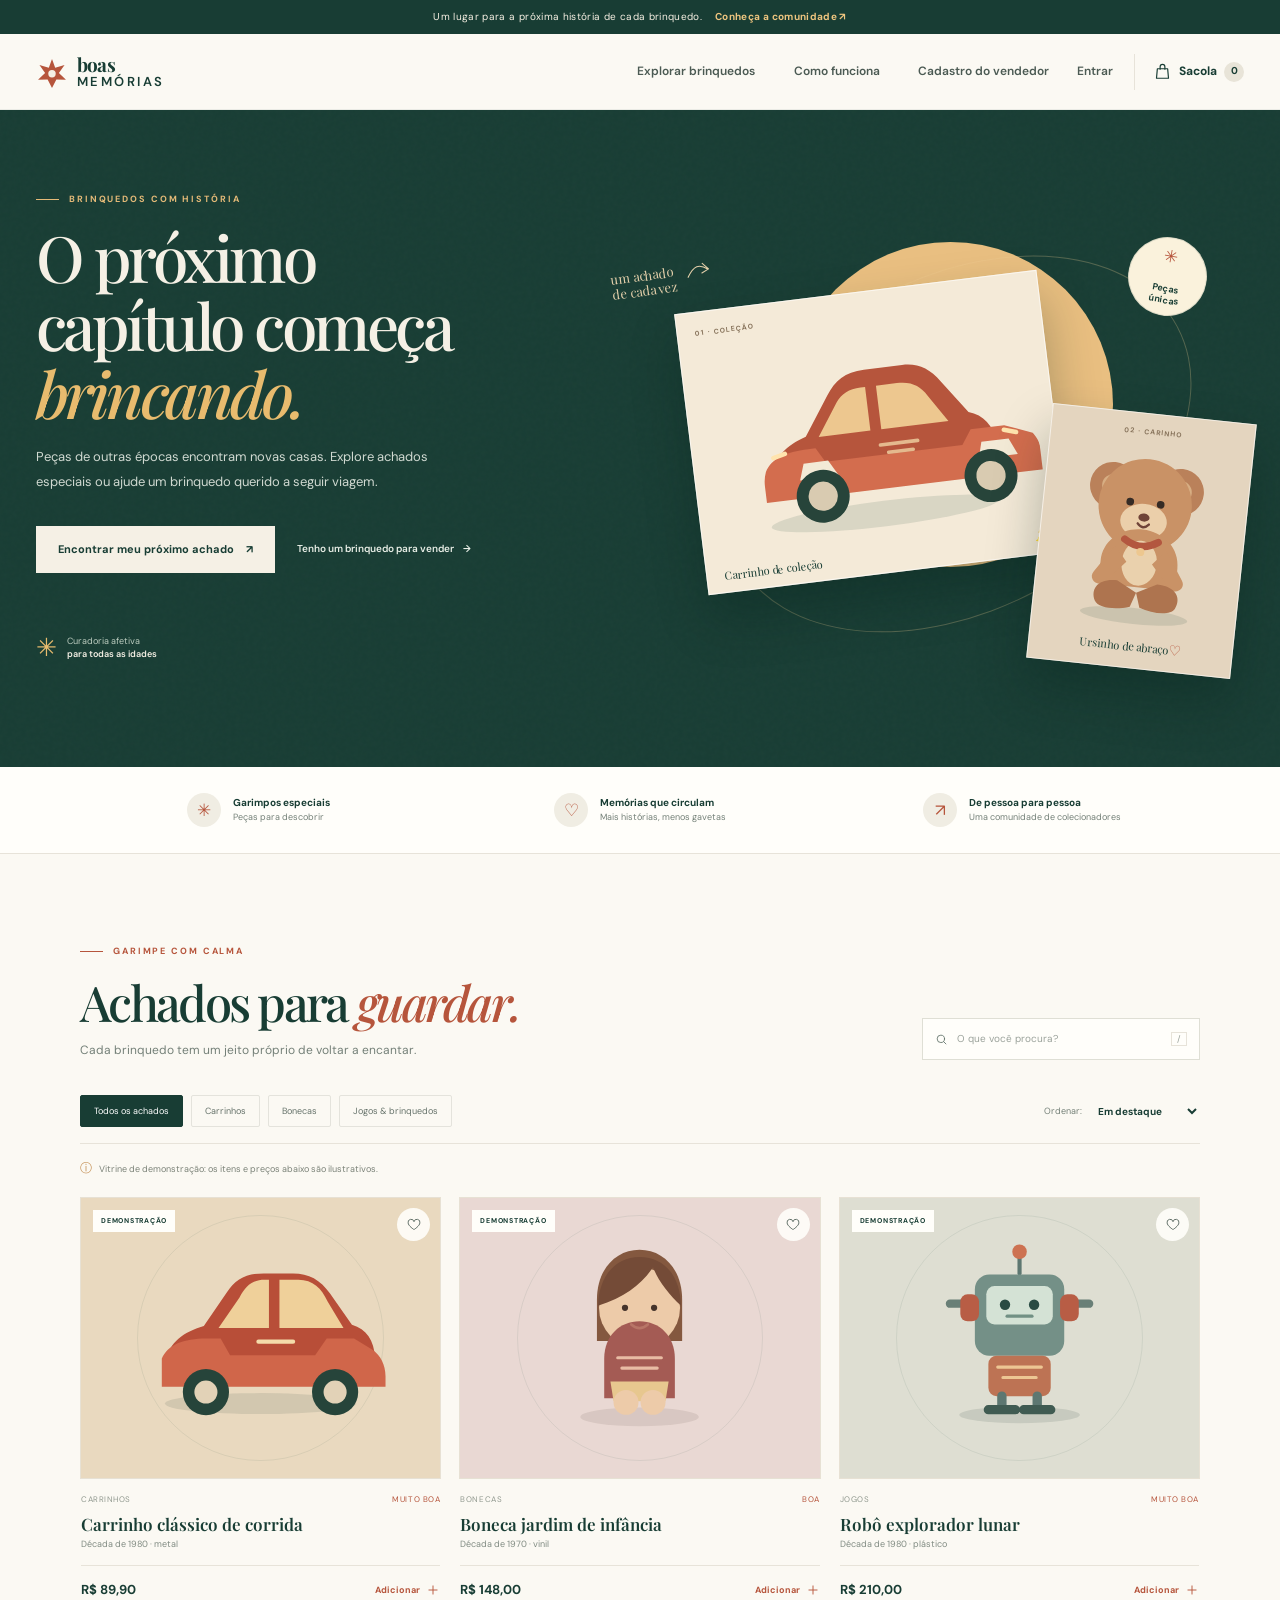
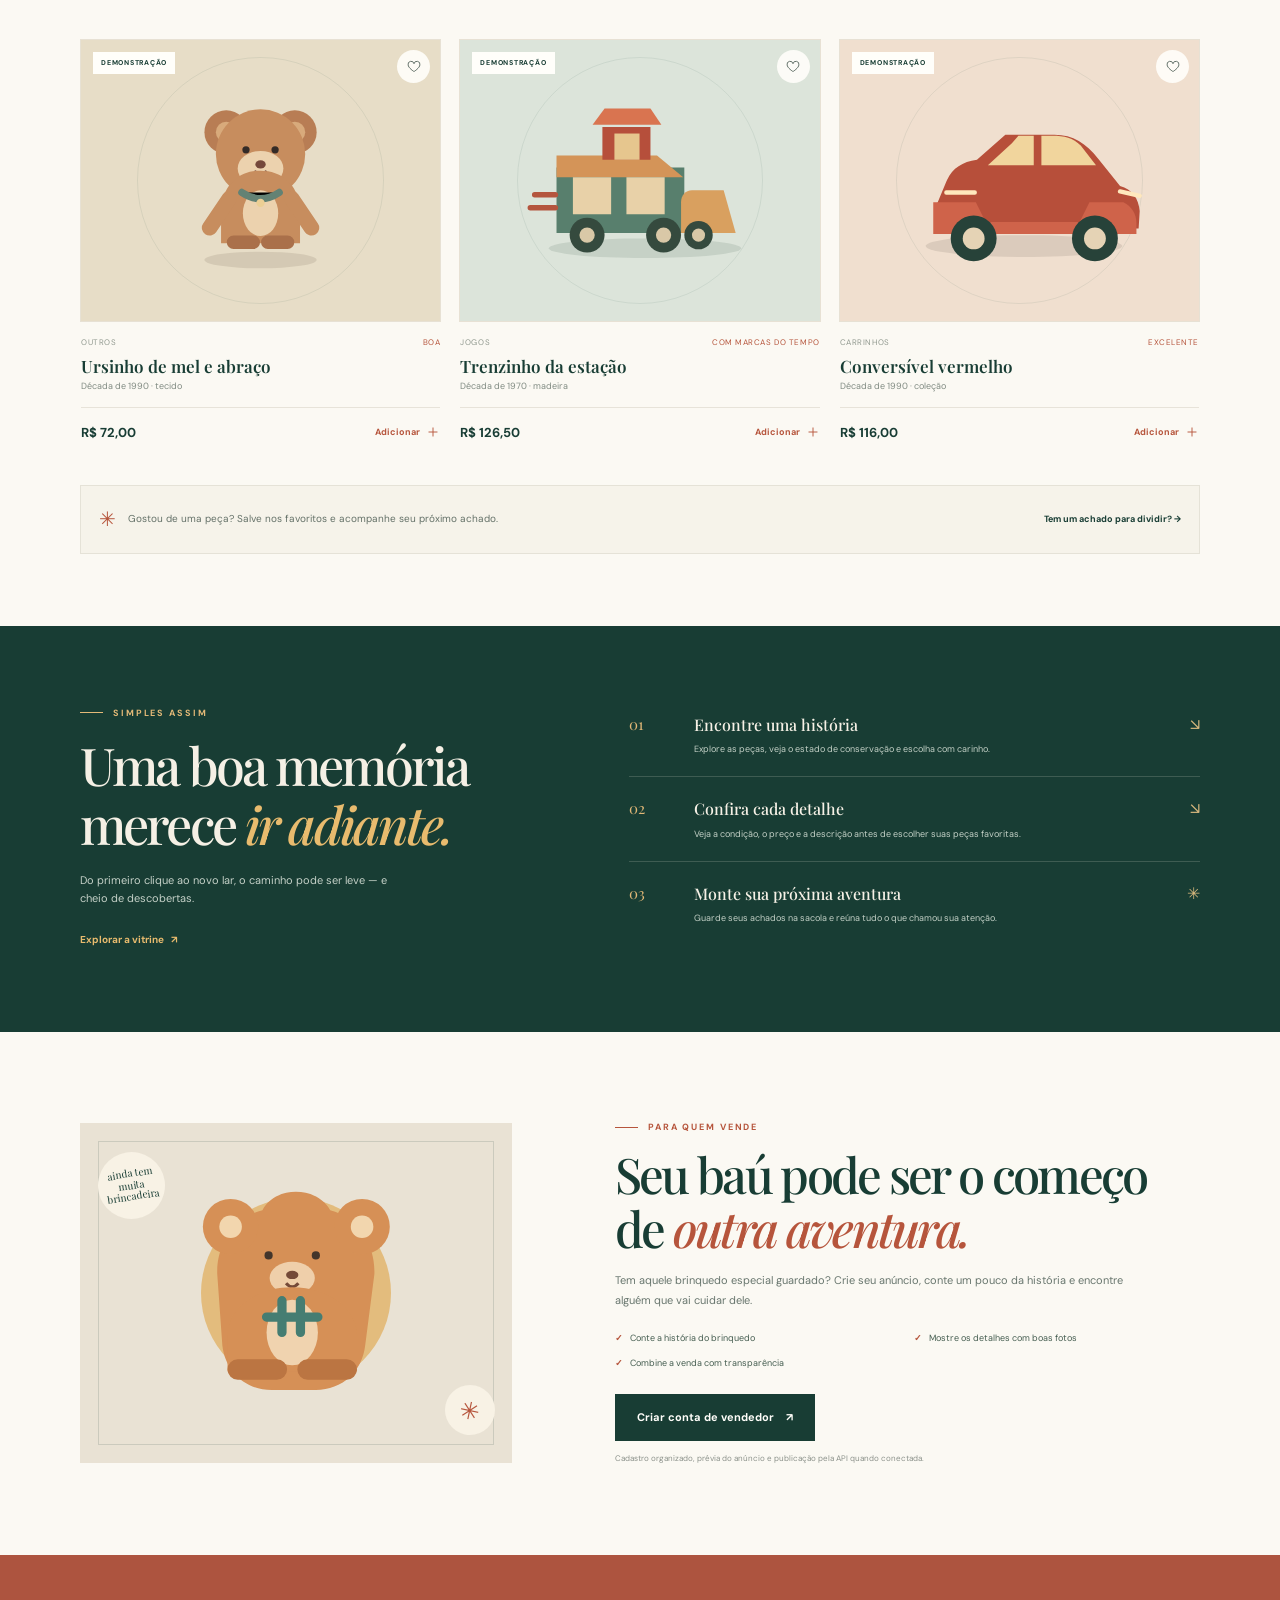
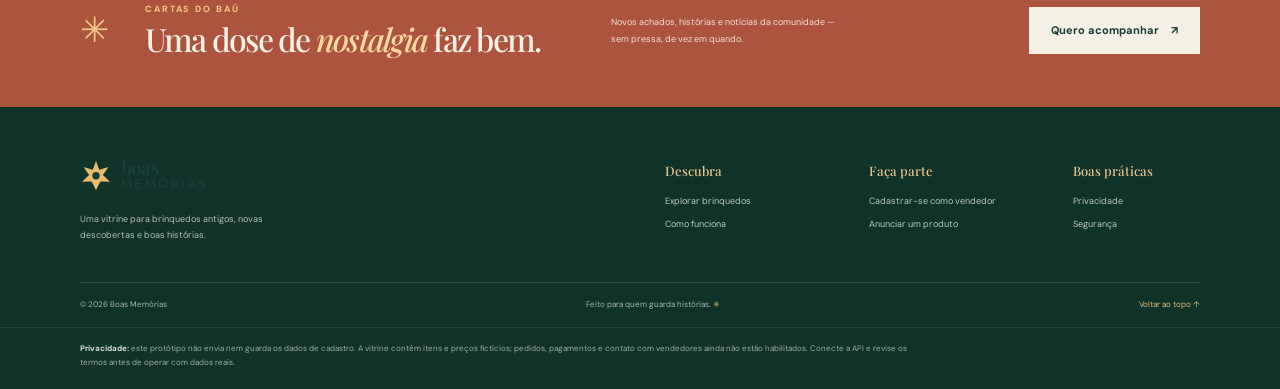
<file: site/index.html>
<!doctype html>
<html lang="pt-BR" data-api-base="">
  <head>
    <meta charset="utf-8" />
    <meta name="viewport" content="width=device-width, initial-scale=1" />
    <meta name="theme-color" content="#183d34" />
    <meta name="description" content="Uma curadoria independente de brinquedos antigos para colecionar, presentear e passar boas memórias adiante." />
    <title>Boas Memórias — brinquedos com outras histórias</title>
    <link rel="icon" type="image/svg+xml" href="./assets/favicon.svg" />
    <link rel="preconnect" href="https://fonts.googleapis.com" />
    <link rel="preconnect" href="https://fonts.gstatic.com" crossorigin />
    <link href="https://fonts.googleapis.com/css2?family=DM+Sans:wght@400;500;600;700&family=Playfair+Display:wght@500;600;700&display=swap" rel="stylesheet" />
    <link rel="stylesheet" href="./src/css/style.css" />
    <script defer src="./src/js/index.js"></script>
  </head>
  <body>
    <a class="skip-link" href="#conteudo">Pular para o conteúdo</a>

    <div class="announcement" role="note">
      <span>Um lugar para a próxima história de cada brinquedo.</span>
      <a href="#como-funciona">Conheça a comunidade <span aria-hidden="true">↗</span></a>
    </div>

    <header class="site-header">
      <div class="header-inner">
        <a class="brand" href="#inicio" aria-label="Boas Memórias, início">
          <span class="brand-mark" aria-hidden="true"><svg viewBox="0 0 38 38"><path d="M19 3.5 22.8 14l11.1-3.4-6.7 9.6 8.4 7.9-11.4-.2L19 38l-5.2-10.1-11.4.2 8.4-7.9-6.7-9.6L15.2 14 19 3.5Z" fill="currentColor"/><circle cx="19" cy="21" r="4.4" fill="#f5f0e5"/></svg></span>
          <span class="brand-name">boas<span>memórias</span></span>
        </a>

        <button class="icon-button menu-toggle" id="menu-toggle" type="button" aria-label="Abrir menu" aria-expanded="false" aria-controls="primary-nav">
          <svg viewBox="0 0 24 24" aria-hidden="true"><path d="M4 7h16M4 12h16M4 17h16"/></svg>
        </button>

        <nav class="primary-nav" id="primary-nav" aria-label="Navegação principal">
          <a href="#catalogo">Explorar brinquedos</a>
          <a href="#como-funciona">Como funciona</a>
          <a href="./cadastro-vendedor.html">Cadastro do vendedor</a>
        </nav>

        <div class="header-actions">
          <a class="text-button account-button" href="./cadastro-vendedor.html?modo=login">Entrar</a>
          <button class="bag-button" type="button" data-open-cart aria-label="Abrir sacola, 0 itens">
            <svg viewBox="0 0 24 24" aria-hidden="true"><path d="M5.5 8.5h13l1.1 12H4.4l1.1-12Z"/><path d="M9 9V6a3 3 0 0 1 6 0v3"/></svg>
            <span>Sacola</span><span class="bag-count" id="bag-count" aria-live="polite">0</span>
          </button>
        </div>
      </div>
    </header>

    <main id="conteudo">
      <section class="hero" id="inicio" aria-labelledby="hero-title">
        <div class="hero-copy">
          <p class="eyebrow eyebrow-light"><span class="eyebrow-line"></span> Brinquedos com história</p>
          <h1 id="hero-title">O próximo capítulo começa <em>brincando.</em></h1>
          <p class="hero-intro">Peças de outras épocas encontram novas casas. Explore achados especiais ou ajude um brinquedo querido a seguir viagem.</p>
          <div class="hero-actions">
            <a class="button button-cream" href="#catalogo">Encontrar meu próximo achado <span aria-hidden="true">↗</span></a>
          <a class="hero-secondary" href="./cadastro-vendedor.html">Tenho um brinquedo para vender <span aria-hidden="true">→</span></a>
          </div>
          <div class="hero-note"><span class="note-stars" aria-hidden="true">✳</span><span>Curadoria afetiva<br /><strong>para todas as idades</strong></span></div>
        </div>

        <div class="hero-art" role="img" aria-label="Ilustração de um carrinho de coleção e um ursinho entre formas coloridas">
          <div class="art-sun"></div><div class="art-orbit"></div>
          <div class="art-label"><span>um achado<br />de cada vez</span><svg viewBox="0 0 48 48" aria-hidden="true"><path d="M11 30c9-14 16-15 26-7M31 15l7 8-9 4"/></svg></div>
          <div class="toy-card toy-card-car" aria-hidden="true">
            <div class="toy-card-tag">01 · coleção</div>
            <svg viewBox="0 0 360 260" class="toy-svg car-svg">
              <ellipse cx="183" cy="216" rx="125" ry="14" fill="#1b4036" opacity=".12"/>
              <path d="M65 160c6-20 19-31 42-38l29-42c10-15 22-23 43-23h42c17 0 29 7 40 23l26 37c16 5 25 18 27 38v25H66v-20Z" fill="#b6553c"/>
              <path d="m145 89-24 35h57V76h-5c-13 0-21 4-28 13Zm45-13v48h74l-19-30c-7-12-16-18-32-18h-23Z" fill="#edc78f"/>
              <path d="M59 155c-2 5-3 10-3 16v18h305v-18c0-9-2-16-7-23l-30-12h-37l-11 16H125l-9-16h-8c-25 0-41 5-49 19Z" fill="#d36d4e"/>
              <path d="M101 151h27l10 18h-43l6-18Zm196 0h30l8 18h-43l5-18Z" fill="#f3ead6"/>
              <circle cx="118" cy="189" r="29" fill="#27443a"/><circle cx="118" cy="189" r="16" fill="#d9cbb1"/><circle cx="303" cy="189" r="29" fill="#27443a"/><circle cx="303" cy="189" r="16" fill="#d9cbb1"/>
              <path d="M187 141h41M195 150h27" stroke="#f2d5a6" stroke-width="4" stroke-linecap="round" opacity=".78"/>
              <path d="m69 141 13-3m241 3 13 4" stroke="#ffe4ae" stroke-width="5" stroke-linecap="round"/>
            </svg>
            <span class="toy-card-caption">Carrinho de coleção <span>✨</span></span>
          </div>
          <div class="toy-card toy-card-bear" aria-hidden="true">
            <div class="toy-card-tag">02 · carinho</div>
            <svg viewBox="0 0 220 250" class="toy-svg bear-svg">
              <ellipse cx="110" cy="223" rx="67" ry="10" fill="#1b4036" opacity=".12"/>
              <circle cx="68" cy="64" r="29" fill="#ba815a"/><circle cx="152" cy="64" r="29" fill="#ba815a"/><circle cx="68" cy="64" r="14" fill="#d7ae83"/><circle cx="152" cy="64" r="14" fill="#d7ae83"/>
              <circle cx="110" cy="85" r="58" fill="#c99266"/><ellipse cx="110" cy="105" rx="29" ry="22" fill="#ebcfaa"/>
              <circle cx="91" cy="82" r="4.8" fill="#352b25"/><circle cx="129" cy="82" r="4.8" fill="#352b25"/><ellipse cx="110" cy="100" rx="7" ry="5" fill="#704438"/><path d="M103 108q7 8 14 0" fill="none" stroke="#704438" stroke-width="3" stroke-linecap="round"/>
              <path d="M62 159c0-26 22-44 48-44s48 18 48 44v28H62v-28Z" fill="#c99266"/><ellipse cx="110" cy="157" rx="22" ry="28" fill="#ead1ad"/>
              <path d="M78 138 55 173c-7 10 7 20 15 11l24-27m48-19 23 35c7 10-7 20-15 11l-24-27" fill="#c99266"/>
              <path d="M85 181c-24 0-32 14-25 28 5 9 27 9 44 3l6-18-25-13Zm50 0c24 0 32 14 25 28-5 9-27 9-44 3l-6-18 25-13Z" fill="#ae744f"/>
              <path d="M89 129q21 14 42 0" fill="none" stroke="#b3573f" stroke-width="9" stroke-linecap="round"/><circle cx="110" cy="143" r="5" fill="#edc78f"/>
            </svg>
            <span class="toy-card-caption">Ursinho de abraço <span>♡</span></span>
          </div>
          <div class="hero-sticker"><span>✳</span><strong>Peças<br />únicas</strong></div>
        </div>
      </section>

      <section class="trust-strip" aria-label="Sobre a loja">
        <div><span class="trust-icon" aria-hidden="true">✳</span><p><strong>Garimpos especiais</strong><span>Peças para descobrir</span></p></div>
        <div><span class="trust-icon" aria-hidden="true">♡</span><p><strong>Memórias que circulam</strong><span>Mais histórias, menos gavetas</span></p></div>
        <div><span class="trust-icon" aria-hidden="true">↗</span><p><strong>De pessoa para pessoa</strong><span>Uma comunidade de colecionadores</span></p></div>
      </section>

      <section class="catalog-section section-wrap" id="catalogo" aria-labelledby="catalog-title">
        <div class="section-heading catalog-heading">
          <div><p class="eyebrow"><span class="eyebrow-line"></span> Garimpe com calma</p><h2 id="catalog-title">Achados para <em>guardar.</em></h2><p class="section-intro">Cada brinquedo tem um jeito próprio de voltar a encantar.</p></div>
          <label class="search-box"><span class="sr-only">Buscar brinquedos</span><svg viewBox="0 0 24 24" aria-hidden="true"><circle cx="10.8" cy="10.8" r="6.8"/><path d="m16 16 4.2 4.2"/></svg><input id="search-input" type="search" placeholder="O que você procura?" autocomplete="off"/><kbd>/</kbd></label>
        </div>

        <div class="catalog-toolbar">
          <div class="filter-list" role="group" aria-label="Filtrar por categoria" id="category-filters">
            <button class="filter-chip is-active" type="button" data-category="Todos" aria-pressed="true">Todos os achados</button>
            <button class="filter-chip" type="button" data-category="Carrinhos" aria-pressed="false">Carrinhos</button>
            <button class="filter-chip" type="button" data-category="Bonecas" aria-pressed="false">Bonecas</button>
            <button class="filter-chip" type="button" data-category="Jogos" aria-pressed="false">Jogos &amp; brinquedos</button>
          </div>
          <label class="sort-control"><span>Ordenar:</span><select id="sort-select"><option value="featured">Em destaque</option><option value="price-asc">Menor preço</option><option value="price-desc">Maior preço</option></select></label>
        </div>

        <p class="demo-note"><span aria-hidden="true">ⓘ</span><span id="demo-note">Vitrine de demonstração: os itens e preços abaixo são ilustrativos.</span></p>
        <div class="product-grid" id="product-grid" aria-live="polite" aria-busy="false"></div>
        <div class="empty-state" id="empty-state" hidden><span aria-hidden="true">⌕</span><h3>Nenhum achado por aqui.</h3><p>Tente mudar a busca ou escolher outra categoria.</p><button class="button button-outline" type="button" id="clear-filters">Limpar filtros</button></div>
        <div class="catalog-footnote"><span class="footnote-spark" aria-hidden="true">✳</span><p>Gostou de uma peça? Salve nos favoritos e acompanhe seu próximo achado.</p><a href="#vender">Tem um achado para dividir? <span aria-hidden="true">→</span></a></div>
      </section>

      <section class="how-section" id="como-funciona" aria-labelledby="how-title">
        <div class="how-inner section-wrap">
          <div class="how-heading"><p class="eyebrow eyebrow-light"><span class="eyebrow-line"></span> Simples assim</p><h2 id="how-title">Uma boa memória<br />merece <em>ir adiante.</em></h2><p>Do primeiro clique ao novo lar, o caminho pode ser leve — e cheio de descobertas.</p><a href="#catalogo" class="text-link text-link-light">Explorar a vitrine <span aria-hidden="true">↗</span></a></div>
          <ol class="steps-list">
            <li><span class="step-number">01</span><div><h3>Encontre uma história</h3><p>Explore as peças, veja o estado de conservação e escolha com carinho.</p></div><span class="step-arrow" aria-hidden="true">↘</span></li>
            <li><span class="step-number">02</span><div><h3>Confira cada detalhe</h3><p>Veja a condição, o preço e a descrição antes de escolher suas peças favoritas.</p></div><span class="step-arrow" aria-hidden="true">↘</span></li>
            <li><span class="step-number">03</span><div><h3>Monte sua próxima aventura</h3><p>Guarde seus achados na sacola e reúna tudo o que chamou sua atenção.</p></div><span class="step-arrow" aria-hidden="true">✳</span></li>
          </ol>
        </div>
      </section>

      <section class="seller-section section-wrap" id="vender" aria-labelledby="seller-title">
        <div class="seller-art" aria-hidden="true"><div class="seller-sun"></div><div class="seller-note seller-note-one">ainda tem<br />muita brincadeira</div><div class="seller-note seller-note-two">✳</div><svg viewBox="0 0 320 255"><path d="M83 109c-1-28 16-55 44-62 12-24 53-24 66 0 27 7 44 33 43 62l-9 70c-3 25-22 43-48 43H136c-26 0-45-18-48-43l-5-70Z" fill="#d69056"/><circle cx="96" cy="63" r="27" fill="#d69056"/><circle cx="224" cy="63" r="27" fill="#d69056"/><circle cx="96" cy="63" r="11" fill="#f2d6ae"/><circle cx="224" cy="63" r="11" fill="#f2d6ae"/><ellipse cx="156" cy="113" rx="22" ry="16" fill="#efcfaa"/><circle cx="133" cy="91" r="4" fill="#43352b"/><circle cx="179" cy="91" r="4" fill="#43352b"/><ellipse cx="156" cy="110" rx="6" ry="4" fill="#754a38"/><path d="M150 118q6 7 12 0" fill="none" stroke="#754a38" stroke-width="3"/><path d="M93 168c0-25 27-46 63-46s63 21 63 46v36H93v-36Z" fill="#d69056"/><ellipse cx="156" cy="166" rx="25" ry="32" fill="#f0d3af"/><path d="M131 151h50m-35-16v31m18-31v31" stroke="#457d72" stroke-width="9" stroke-linecap="round"/><path d="M103 202h38m30 0h38" stroke="#bb7542" stroke-width="20" stroke-linecap="round"/></svg></div>
        <div class="seller-copy"><p class="eyebrow"><span class="eyebrow-line"></span> Para quem vende</p><h2 id="seller-title">Seu baú pode ser o começo de <em>outra aventura.</em></h2><p>Tem aquele brinquedo especial guardado? Crie seu anúncio, conte um pouco da história e encontre alguém que vai cuidar dele.</p><ul class="seller-benefits"><li><span aria-hidden="true">✓</span> Conte a história do brinquedo</li><li><span aria-hidden="true">✓</span> Mostre os detalhes com boas fotos</li><li><span aria-hidden="true">✓</span> Combine a venda com transparência</li></ul><a class="button button-dark" href="./cadastro-vendedor.html">Criar conta de vendedor <span aria-hidden="true">↗</span></a><p class="seller-disclaimer">Cadastro organizado, prévia do anúncio e publicação pela API quando conectada.</p></div>
      </section>

      <section class="newsletter-band" aria-labelledby="newsletter-title"><div class="newsletter-inner"><div class="newsletter-star" aria-hidden="true">✳</div><div><p class="eyebrow eyebrow-light">Cartas do baú</p><h2 id="newsletter-title">Uma dose de <em>nostalgia</em> faz bem.</h2></div><p>Novos achados, histórias e notícias da comunidade — sem pressa, de vez em quando.</p><button type="button" class="button button-cream" data-newsletter>Quero acompanhar <span aria-hidden="true">↗</span></button></div></section>
    </main>

    <footer class="site-footer">
      <div class="footer-main section-wrap"><div class="footer-brand-col"><a class="brand brand-footer" href="#inicio"><span class="brand-mark" aria-hidden="true"><svg viewBox="0 0 38 38"><path d="M19 3.5 22.8 14l11.1-3.4-6.7 9.6 8.4 7.9-11.4-.2L19 38l-5.2-10.1-11.4.2 8.4-7.9-6.7-9.6L15.2 14 19 3.5Z" fill="currentColor"/><circle cx="19" cy="21" r="4.4" fill="#183d34"/></svg></span><span class="brand-name">boas<span>memórias</span></span></a><p>Uma vitrine para brinquedos antigos, novas descobertas e boas histórias.</p></div><div class="footer-links"><div><h3>Descubra</h3><a href="#catalogo">Explorar brinquedos</a><a href="#como-funciona">Como funciona</a></div><div><h3>Faça parte</h3><a href="./cadastro-vendedor.html">Cadastrar-se como vendedor</a><a href="./anunciar.html">Anunciar um produto</a></div><div><h3>Boas práticas</h3><a href="#privacidade">Privacidade</a><a href="#seguranca">Segurança</a></div></div></div>
      <div class="footer-bottom section-wrap"><span>© <span id="current-year"></span> Boas Memórias</span><span>Feito para quem guarda histórias. <span aria-hidden="true">✳</span></span><a href="#inicio">Voltar ao topo ↑</a></div>
      <div class="footer-legal" id="privacidade"><div class="section-wrap"><p><strong>Privacidade:</strong> este protótipo não envia nem guarda os dados de cadastro. A vitrine contém itens e preços fictícios; pedidos, pagamentos e contato com vendedores ainda não estão habilitados. Conecte a API e revise os termos antes de operar com dados reais.</p><span id="seguranca"></span></div></div>
    </footer>
<dialog class="cart-dialog" id="cart-dialog" aria-labelledby="cart-title">
      <div class="cart-panel"><div class="cart-heading"><div><p class="eyebrow"><span class="eyebrow-line"></span> Seus achados</p><h2 id="cart-title">Sua sacola</h2></div><button class="modal-close" type="button" data-close-dialog aria-label="Fechar sacola">×</button></div><div class="cart-items" id="cart-items"></div><div class="cart-empty" id="cart-empty"><span aria-hidden="true">✳</span><h3>Por enquanto, ela está vazia.</h3><p>Tem um achado esperando por você.</p><button class="text-link" type="button" data-close-dialog>Voltar à vitrine <span aria-hidden="true">→</span></button></div><div class="cart-total" id="cart-total" hidden><div><span>Total demonstrativo</span><strong id="cart-total-value"></strong></div><p>Esta vitrine não processa pedidos nem pagamentos.</p><button class="button button-dark" id="checkout-button" type="button">Continuar com interesse</button><p class="form-message" id="cart-message" role="status" aria-live="polite"></p></div></div>
    </dialog>

    <div class="toast" id="toast" role="status" aria-live="polite"></div>
  </body>
</html>
</file>
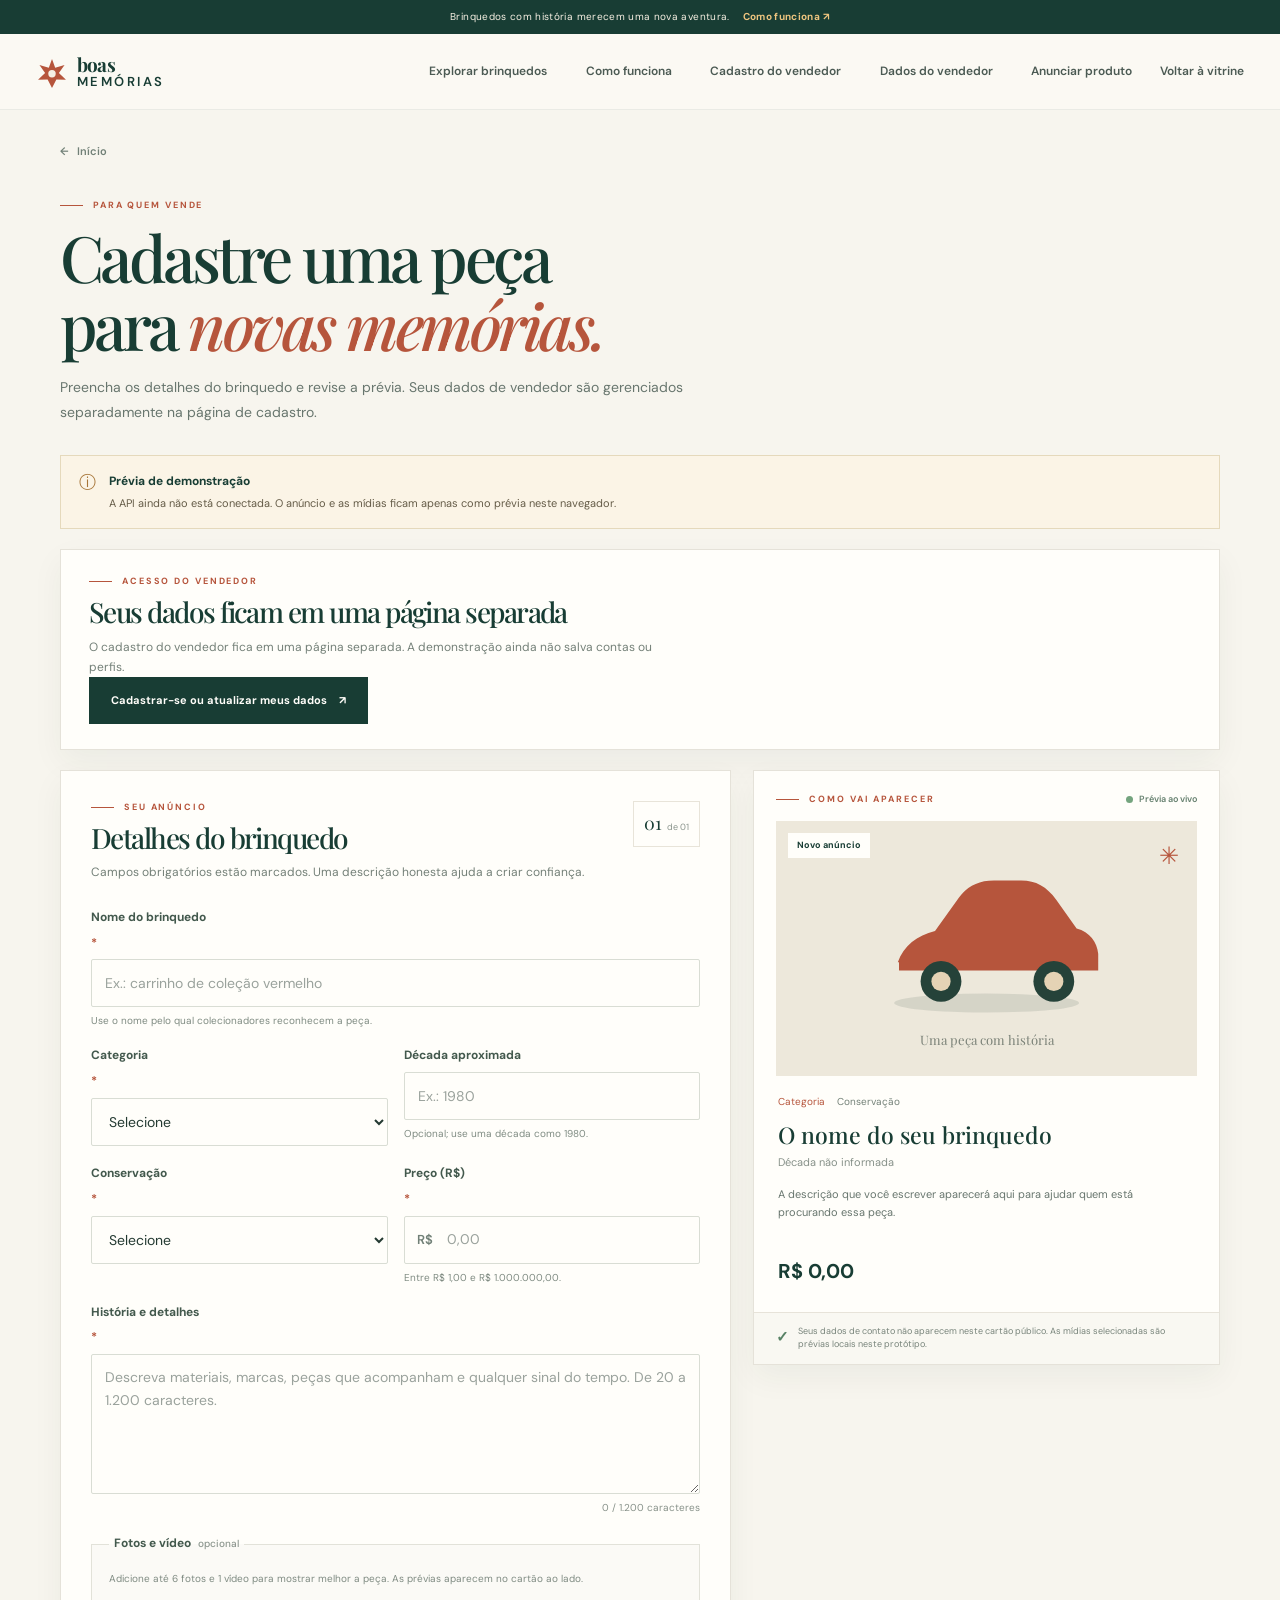
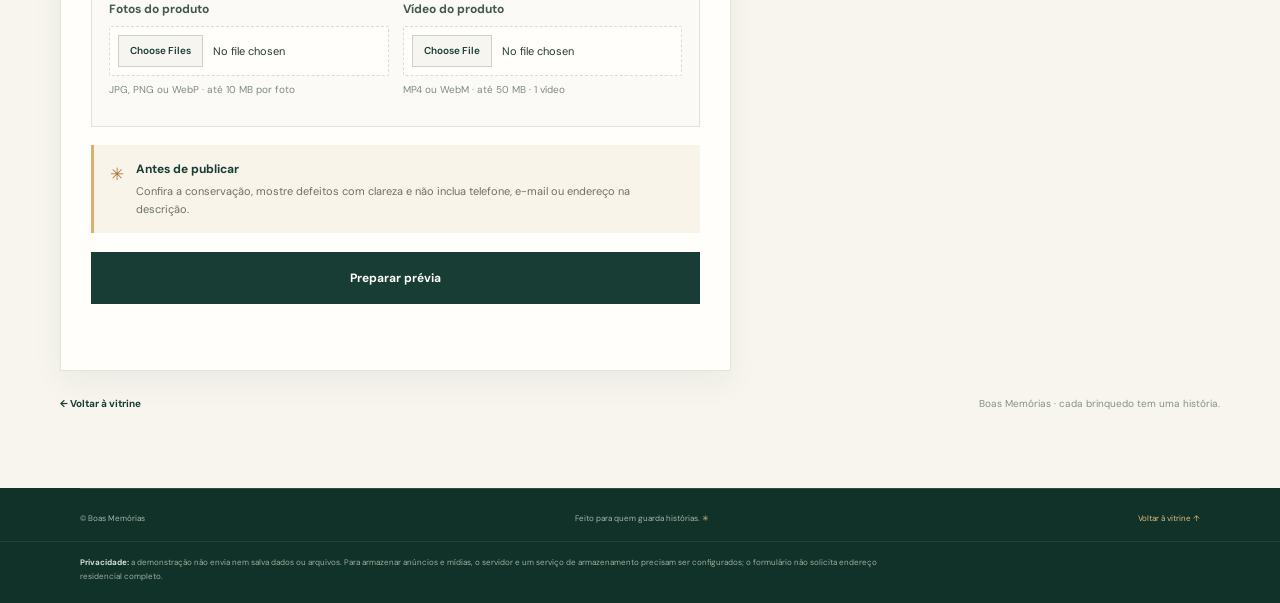
<file: site/anunciar.html>
<!doctype html>
<html lang="pt-BR" data-api-base="">
  <head>
    <meta charset="utf-8" />
    <meta name="viewport" content="width=device-width, initial-scale=1" />
    <meta name="theme-color" content="#183d34" />
    <meta name="description" content="Cadastre seu brinquedo antigo na Boas Memórias com descrição, conservação, preço e prévia do anúncio." />
    <title>Anunciar um brinquedo — Boas Memórias</title>
    <link rel="icon" type="image/svg+xml" href="./assets/favicon.svg" />
    <link rel="preconnect" href="https://fonts.googleapis.com" />
    <link rel="preconnect" href="https://fonts.gstatic.com" crossorigin />
    <link href="https://fonts.googleapis.com/css2?family=DM+Sans:wght@400;500;600;700&family=Playfair+Display:wght@500;600;700&display=swap" rel="stylesheet" />
    <link rel="stylesheet" href="./src/css/style.css" />
    <script defer src="./src/js/seller.js"></script>
  </head>
  <body class="seller-page">
    <a class="skip-link" href="#conteudo">Pular para o conteúdo</a>
    <div class="announcement" role="note">
      <span>Brinquedos com história merecem uma nova aventura.</span>
      <a href="./index.html#como-funciona">Como funciona <span aria-hidden="true">↗</span></a>
    </div>
    <header class="site-header">
      <div class="header-inner">
        <button class="icon-button menu-toggle" id="menu-toggle" type="button" aria-label="Abrir menu" aria-expanded="false" aria-controls="primary-nav">
          <svg viewBox="0 0 24 24" aria-hidden="true"><path d="M4 7h16M4 12h16M4 17h16" /></svg>
        </button>
        <a class="brand" href="./index.html" aria-label="Boas Memórias, início">
          <span class="brand-mark" aria-hidden="true"><svg viewBox="0 0 38 38"><path d="M19 3.5 22.8 14l11.1-3.4-6.7 9.6 8.4 7.9-11.4-.2L19 38l-5.2-10.1-11.4.2 8.4-7.9-6.7-9.6L15.2 14 19 3.5Z" fill="currentColor"/><circle cx="19" cy="21" r="4.4" fill="#f5f0e5"/></svg></span>
          <span class="brand-name">boas<span>memórias</span></span>
        </a>
        <nav class="primary-nav" id="primary-nav" aria-label="Navegação principal">
          <a href="./index.html#catalogo">Explorar brinquedos</a>
          <a href="./index.html#como-funciona">Como funciona</a>
          <a href="./cadastro-vendedor.html">Cadastro do vendedor</a><a href="./dados-vendedor.html">Dados do vendedor</a><a href="./anunciar.html" aria-current="page">Anunciar produto</a>
        </nav>
        <div class="header-actions"><a class="text-button seller-back-link" href="./index.html">Voltar à vitrine</a></div>
      </div>
    </header>

    <main id="conteudo" class="seller-main">
      <div class="seller-container">
        <a class="seller-breadcrumb" href="./index.html"><span aria-hidden="true">←</span> Início</a>
        <header class="seller-intro">
          <p class="eyebrow"><span class="eyebrow-line"></span> Para quem vende</p>
          <h1>Cadastre uma peça<br />para <em>novas memórias.</em></h1>
          <p>Preencha os detalhes do brinquedo e revise a prévia. Seus dados de vendedor são gerenciados separadamente na página de cadastro.</p>
        </header>

        <div class="seller-notice is-demo" id="api-notice" role="status" aria-live="polite">
          <span class="seller-notice-icon" aria-hidden="true">ⓘ</span>
          <div><strong>Prévia de demonstração</strong><p>A página ainda não está conectada ao servidor. Você pode selecionar fotos e vídeo e conferir as prévias; os arquivos ficam apenas neste navegador até a API e o armazenamento de mídia serem configurados.</p></div>
        </div>

        <section class="seller-auth-card seller-account-status" aria-labelledby="seller-access-title">
          <div class="seller-card-heading">
            <div><p class="eyebrow"><span class="eyebrow-line"></span> Acesso do vendedor</p><h2 id="seller-access-title">Seus dados ficam em uma página separada</h2><p id="seller-access-message" role="status" aria-live="polite">Cadastre-se ou entre e complete seu perfil antes de publicar. Nome, localização e contatos não são repetidos na vitrine dos produtos.</p><a class="button button-dark" id="seller-access-link" href="./cadastro-vendedor.html?next=anunciar.html">Cadastrar-se ou atualizar meus dados <span aria-hidden="true">↗</span></a></div>
          </div>
        </section>

        <div class="seller-workspace">
          <section class="seller-form-card" aria-labelledby="product-form-title">
            <div class="seller-card-heading">
              <div><p class="eyebrow"><span class="eyebrow-line"></span> Seu anúncio</p><h2 id="product-form-title">Detalhes do brinquedo</h2><p>Campos obrigatórios estão marcados. Uma descrição honesta ajuda a criar confiança.</p></div>
              <span class="seller-step">01 <span>de 01</span></span>
            </div>
            <form class="seller-product-form" id="product-form">
              <label class="seller-field seller-field-wide" for="product-title">Nome do brinquedo <span class="required-mark">*</span><input id="product-title" name="title" required minlength="2" maxlength="100" placeholder="Ex.: carrinho de coleção vermelho" autocomplete="off" /><span class="seller-hint">Use o nome pelo qual colecionadores reconhecem a peça.</span></label>
              <div class="seller-form-row">
                <label class="seller-field" for="product-category">Categoria <span class="required-mark">*</span><select id="product-category" name="category" required><option value="">Selecione</option><option value="CARRINHOS">Carrinhos</option><option value="BONECAS">Bonecas</option><option value="JOGOS">Jogos e brinquedos</option><option value="OUTROS">Outros</option></select></label>
                <label class="seller-field" for="product-decade">Década aproximada<input id="product-decade" name="decade" type="number" min="1940" max="2030" step="10" inputmode="numeric" placeholder="Ex.: 1980" /><span class="seller-hint">Opcional; use uma década como 1980.</span></label>
              </div>
              <div class="seller-form-row">
                <label class="seller-field" for="product-condition">Conservação <span class="required-mark">*</span><select id="product-condition" name="condition" required><option value="">Selecione</option><option value="EXCELENTE">Excelente</option><option value="MUITO_BOA">Muito boa</option><option value="BOA">Boa</option><option value="COM_MARCAS_DO_TEMPO">Com marcas do tempo</option></select></label>
                <label class="seller-field" for="product-price">Preço (R$) <span class="required-mark">*</span><div class="seller-price-input"><span aria-hidden="true">R$</span><input id="product-price" name="price" type="number" min="1" max="1000000" step="0.01" inputmode="decimal" required placeholder="0,00" /></div><span class="seller-hint">Entre R$ 1,00 e R$ 1.000.000,00.</span></label>
              </div>
              <label class="seller-field seller-field-wide" for="product-description">História e detalhes <span class="required-mark">*</span><textarea id="product-description" name="description" rows="5" minlength="20" maxlength="1200" required placeholder="Descreva materiais, marcas, peças que acompanham e qualquer sinal do tempo. De 20 a 1.200 caracteres."></textarea><span class="seller-counter"><span id="description-count">0</span> / 1.200 caracteres</span></label>
              <fieldset class="seller-media-fields seller-field-wide">
                <legend>Fotos e vídeo <span class="seller-optional">opcional</span></legend>
                <p class="seller-hint seller-media-intro">Adicione até 6 fotos e 1 vídeo para mostrar melhor a peça. As prévias aparecem no cartão ao lado.</p>
                <div class="seller-media-inputs">
                  <label class="seller-field" for="product-images">Fotos do produto<input class="seller-file-input" id="product-images" name="images" type="file" accept="image/jpeg,image/png,image/webp" multiple aria-describedby="product-images-hint" /><span class="seller-hint" id="product-images-hint">JPG, PNG ou WebP · até 10 MB por foto</span></label>
                  <label class="seller-field" for="product-video">Vídeo do produto<input class="seller-file-input" id="product-video" name="video" type="file" accept="video/mp4,video/webm" aria-describedby="product-video-hint" /><span class="seller-hint" id="product-video-hint">MP4 ou WebM · até 50 MB · 1 vídeo</span></label>
                </div>
                <div class="seller-media-files" id="seller-media-files" aria-live="polite"></div>
                <p class="seller-message seller-media-message" id="seller-media-message" role="status" aria-live="polite"></p>
              </fieldset>
              <div class="seller-guidance seller-field-wide"><span aria-hidden="true">✳</span><p><strong>Antes de publicar</strong>Confira a conservação, mostre defeitos com clareza e não inclua telefone, e-mail ou endereço na descrição.</p></div>
              <button class="button button-dark seller-submit seller-field-wide" id="product-submit" type="submit">Preparar prévia <span aria-hidden="true">↗</span></button>
              <p class="seller-message seller-field-wide" id="product-message" role="status" aria-live="polite"></p>
            </form>
          </section>

          <aside class="seller-preview-card" aria-labelledby="preview-title-heading">
            <div class="seller-preview-top"><p class="eyebrow"><span class="eyebrow-line"></span> Como vai aparecer</p><span class="preview-live"><span aria-hidden="true"></span> Prévia ao vivo</span></div>
            <div class="seller-preview-media" id="preview-media">
              <div class="seller-preview-placeholder" id="preview-placeholder" aria-hidden="true"><span>✳</span><svg viewBox="0 0 220 150"><ellipse cx="110" cy="130" rx="77" ry="8" fill="#284338" opacity=".12"/><path d="M36 96c5-14 16-22 31-26l20-28c7-9 16-14 29-14h23c12 0 21 5 29 16l17 24c11 3 17 11 18 21v14H37V96Z" fill="#b6553c"/><circle cx="72" cy="112" r="17" fill="#254239"/><circle cx="166" cy="112" r="17" fill="#254239"/><circle cx="72" cy="112" r="8" fill="#e5d3b5"/><circle cx="166" cy="112" r="8" fill="#e5d3b5"/></svg><small>Uma peça com história</small></div>
              <img class="seller-preview-image" id="preview-image" alt="Prévia da foto do brinquedo" hidden />
              <span class="seller-preview-badge">Novo anúncio</span>
            </div>
            <div class="seller-preview-thumbnails" id="preview-thumbnails" aria-label="Fotos selecionadas" hidden></div>
            <div class="seller-preview-video-wrap" id="preview-video-wrap" hidden>
              <p><span aria-hidden="true">▶</span> Prévia do vídeo</p>
              <video class="seller-preview-video" id="preview-video" controls preload="metadata" aria-label="Prévia do vídeo do brinquedo"></video>
            </div>
            <div class="seller-preview-details">
              <div class="seller-preview-meta"><span id="preview-category">Categoria</span><span id="preview-condition">Conservação</span></div>
              <h3 id="preview-title">O nome do seu brinquedo</h3>
              <p class="seller-preview-decade" id="preview-decade">Década não informada</p>
              <p class="seller-preview-description" id="preview-description">A descrição que você escrever aparecerá aqui para ajudar quem está procurando essa peça.</p>
              <strong class="seller-preview-price" id="preview-price">R$ 0,00</strong>
            </div>
            <div class="seller-preview-foot"><span aria-hidden="true">✓</span><p>Seus dados de contato não aparecem neste cartão público. As mídias selecionadas são prévias locais neste protótipo.</p></div>
          </aside>
        </div>
        <p class="seller-bottom-note"><a href="./index.html">← Voltar à vitrine</a><span>Boas Memórias · cada brinquedo tem uma história.</span></p>
      </div>
    </main>

    <footer class="site-footer seller-footer">
      <div class="footer-bottom section-wrap"><span>© <span id="current-year"></span> Boas Memórias</span><span>Feito para quem guarda histórias. <span aria-hidden="true">✳</span></span><a href="./index.html">Voltar à vitrine ↑</a></div>
      <div class="footer-legal"><div class="section-wrap"><p><strong>Privacidade:</strong> a demonstração não envia nem salva dados ou arquivos. Para armazenar anúncios e mídias, o servidor e um serviço de armazenamento precisam ser configurados; o formulário não solicita endereço residencial completo.</p></div></div>
    </footer>
  </body>
</html>
</file>
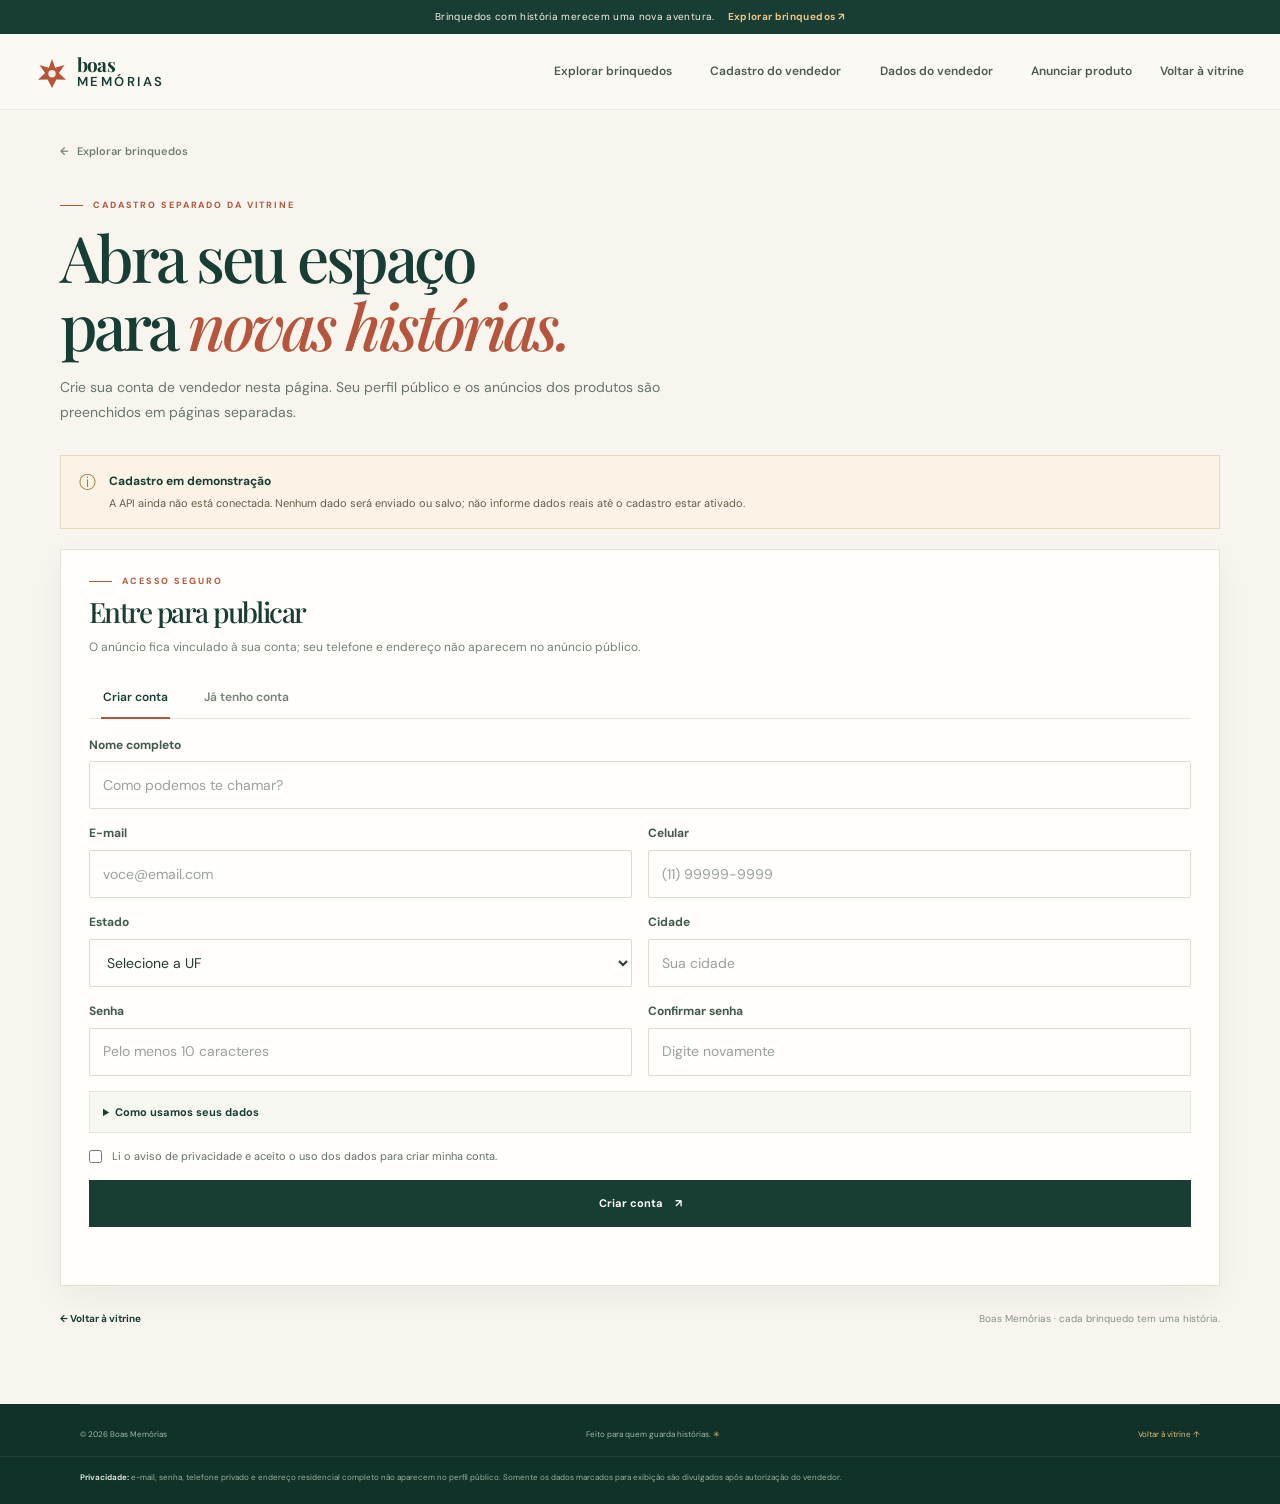
<file: site/cadastro-vendedor.html>
<!doctype html>
<html lang="pt-BR" data-api-base="">
  <head>
    <meta charset="utf-8" />
    <meta name="viewport" content="width=device-width, initial-scale=1" />
    <meta name="theme-color" content="#183d34" />
    <meta name="description" content="Crie uma conta de vendedor na Boas Memórias." />
    <title>Criar conta de vendedor — Boas Memórias</title>
    <link rel="icon" type="image/svg+xml" href="./assets/favicon.svg" />
    <link rel="preconnect" href="https://fonts.googleapis.com" />
    <link rel="preconnect" href="https://fonts.gstatic.com" crossorigin />
    <link href="https://fonts.googleapis.com/css2?family=DM+Sans:wght@400;500;600;700&family=Playfair+Display:wght@500;600;700&display=swap" rel="stylesheet" />
    <link rel="stylesheet" href="./src/css/style.css" />
    <script defer src="./src/js/seller-account.js"></script>
  </head>
  <body class="seller-page seller-registration-page">
    <a class="skip-link" href="#conteudo">Pular para o conteúdo</a>
    <div class="announcement" role="note"><span>Brinquedos com história merecem uma nova aventura.</span><a href="./index.html#catalogo">Explorar brinquedos <span aria-hidden="true">↗</span></a></div>
    <header class="site-header">
      <div class="header-inner">
        <button class="icon-button menu-toggle" id="menu-toggle" type="button" aria-label="Abrir menu" aria-expanded="false" aria-controls="primary-nav"><svg viewBox="0 0 24 24" aria-hidden="true"><path d="M4 7h16M4 12h16M4 17h16" /></svg></button>
        <a class="brand" href="./index.html" aria-label="Boas Memórias, início"><span class="brand-mark" aria-hidden="true"><svg viewBox="0 0 38 38"><path d="M19 3.5 22.8 14l11.1-3.4-6.7 9.6 8.4 7.9-11.4-.2L19 38l-5.2-10.1-11.4.2 8.4-7.9-6.7-9.6L15.2 14 19 3.5Z" fill="currentColor"/><circle cx="19" cy="21" r="4.4" fill="#f5f0e5"/></svg></span><span class="brand-name">boas<span>memórias</span></span></a>
        <nav class="primary-nav" id="primary-nav" aria-label="Navegação principal"><a href="./index.html#catalogo">Explorar brinquedos</a><a href="./cadastro-vendedor.html" aria-current="page">Cadastro do vendedor</a><a href="./dados-vendedor.html">Dados do vendedor</a><a href="./anunciar.html">Anunciar produto</a></nav>
        <div class="header-actions"><a class="text-button" href="./index.html#catalogo">Voltar à vitrine</a></div>
      </div>
    </header>
    <main id="conteudo" class="seller-main">
      <div class="seller-container">
        <a class="seller-breadcrumb" href="./index.html#catalogo"><span aria-hidden="true">←</span> Explorar brinquedos</a>
        <header class="seller-intro">
          <p class="eyebrow"><span class="eyebrow-line"></span> Cadastro separado da vitrine</p>
          <h1>Abra seu espaço<br />para <em>novas histórias.</em></h1>
          <p>Crie sua conta de vendedor nesta página. Seu perfil público e os anúncios dos produtos são preenchidos em páginas separadas.</p>
        </header>
        <div class="seller-notice is-demo" id="api-notice" role="status" aria-live="polite">
          <span class="seller-notice-icon" aria-hidden="true">ⓘ</span>
          <div><strong>Cadastro em demonstração</strong><p>A API ainda não está conectada. Nenhum dado será enviado ou salvo; não informe dados reais até o cadastro estar ativado.</p></div>
        </div>
        <section class="seller-auth-card" id="seller-auth" aria-labelledby="seller-auth-title">
          <div class="seller-card-heading">
            <div><p class="eyebrow"><span class="eyebrow-line"></span> Acesso seguro</p><h2 id="seller-auth-title">Entre para publicar</h2><p>O anúncio fica vinculado à sua conta; seu telefone e endereço não aparecem no anúncio público.</p></div>
          </div>
          <div class="seller-auth-summary" id="seller-auth-summary" role="status" hidden>
            <span class="auth-check" aria-hidden="true">✓</span>
            <span id="seller-auth-name">Conta conectada</span>
            <button class="text-button" id="seller-logout" type="button">Trocar conta</button>
          </div>
          <div class="seller-auth-tabs" id="seller-auth-tabs" role="tablist" aria-label="Acesso do vendedor">
            <button class="seller-auth-tab is-active" id="seller-register-tab" type="button" role="tab" aria-selected="true" aria-controls="seller-register-form" data-auth-tab="register">Criar conta</button>
            <button class="seller-auth-tab" id="seller-login-tab" type="button" role="tab" aria-selected="false" aria-controls="seller-login-form" data-auth-tab="login">Já tenho conta</button>
          </div>
          <form class="seller-auth-form" id="seller-register-form">
            <label class="seller-field seller-field-wide" for="seller-name">Nome completo<input id="seller-name" name="name" autocomplete="name" required minlength="2" maxlength="100" placeholder="Como podemos te chamar?" /></label>
            <label class="seller-field" for="seller-email">E-mail<input id="seller-email" name="email" autocomplete="email" type="email" required maxlength="254" placeholder="voce@email.com" /></label>
            <label class="seller-field" for="seller-phone">Celular<input id="seller-phone" name="phone" autocomplete="tel" type="tel" required inputmode="tel" pattern="[+0-9() .-]{10,24}" placeholder="(11) 99999-9999" /></label>
            <label class="seller-field" for="seller-state">Estado<select id="seller-state" name="state" autocomplete="address-level1" required><option value="">Selecione a UF</option></select></label>
            <label class="seller-field" for="seller-city">Cidade<input id="seller-city" name="city" autocomplete="address-level2" required maxlength="100" placeholder="Sua cidade" /></label>
            <label class="seller-field" for="seller-password">Senha<input id="seller-password" name="password" autocomplete="new-password" type="password" required minlength="10" maxlength="72" placeholder="Pelo menos 10 caracteres" /></label>
            <label class="seller-field" for="seller-confirm-password">Confirmar senha<input id="seller-confirm-password" name="confirmPassword" autocomplete="new-password" type="password" required minlength="10" maxlength="72" placeholder="Digite novamente" /></label>
            <details class="seller-privacy seller-field-wide"><summary>Como usamos seus dados</summary><p>Nome, e-mail, celular e cidade/UF ajudam a criar e proteger sua conta. Telefone e localização não aparecem no anúncio público. A senha é protegida como hash no servidor. O endereço residencial completo não é solicitado.</p></details>
            <label class="seller-consent seller-field-wide"><input type="checkbox" name="consent" required /><span>Li o aviso de privacidade e aceito o uso dos dados para criar minha conta.</span></label>
            <button class="button button-dark seller-field-wide" type="submit">Criar conta <span aria-hidden="true">↗</span></button>
            <p class="seller-message seller-field-wide" id="seller-register-message" role="status" aria-live="polite"></p>
          </form>
          <form class="seller-auth-form" id="seller-login-form" hidden>
            <label class="seller-field seller-field-wide" for="seller-login-email">E-mail<input id="seller-login-email" name="email" autocomplete="email" type="email" required maxlength="254" placeholder="voce@email.com" /></label>
            <label class="seller-field seller-field-wide" for="seller-login-password">Senha<input id="seller-login-password" name="password" autocomplete="current-password" type="password" required maxlength="72" placeholder="Sua senha" /></label>
            <button class="button button-dark seller-field-wide" type="submit">Entrar <span aria-hidden="true">↗</span></button>
            <p class="seller-message seller-field-wide" id="seller-login-message" role="status" aria-live="polite"></p>
          </form>
        </section>

        <section class="seller-next-step" id="seller-next-step" aria-labelledby="seller-next-title" hidden>
          <div><p class="eyebrow"><span class="eyebrow-line"></span> Próxima etapa</p><h2 id="seller-next-title">Sua conta está conectada.</h2><p>Agora preencha seu perfil público em uma página separada. Seus dados de conta não serão repetidos nos anúncios.</p></div>
          <a class="button button-dark" href="./dados-vendedor.html">Preencher perfil do vendedor <span aria-hidden="true">↗</span></a>
        </section>
        <p class="seller-bottom-note"><a href="./index.html#catalogo">← Voltar à vitrine</a><span>Boas Memórias · cada brinquedo tem uma história.</span></p>
      </div>
    </main>
    <footer class="site-footer seller-footer">
      <div class="footer-bottom section-wrap"><span>© <span id="current-year"></span> Boas Memórias</span><span>Feito para quem guarda histórias. <span aria-hidden="true">✳</span></span><a href="./index.html#catalogo">Voltar à vitrine ↑</a></div>
      <div class="footer-legal"><div class="section-wrap"><p><strong>Privacidade:</strong> e-mail, senha, telefone privado e endereço residencial completo não aparecem no perfil público. Somente os dados marcados para exibição são divulgados após autorização do vendedor.</p></div></div>
    </footer>
  </body>
</html>
</file>
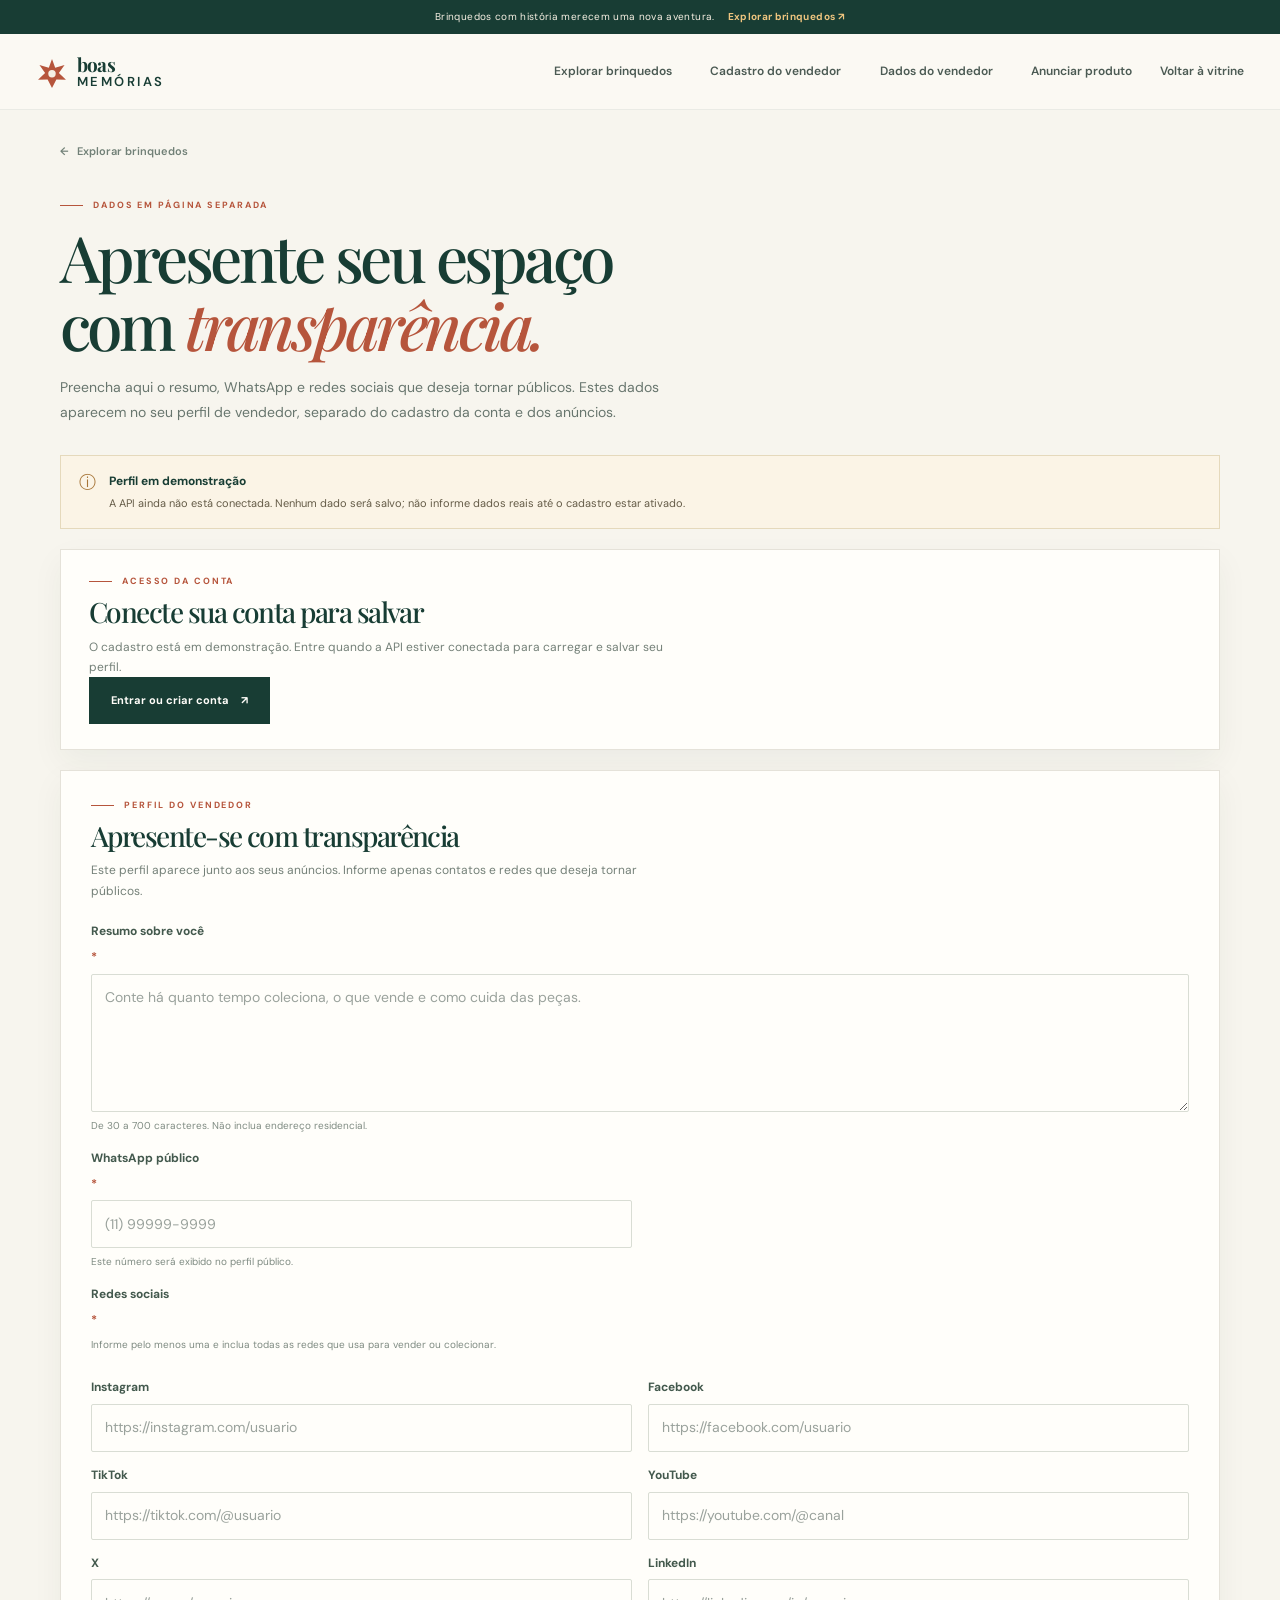
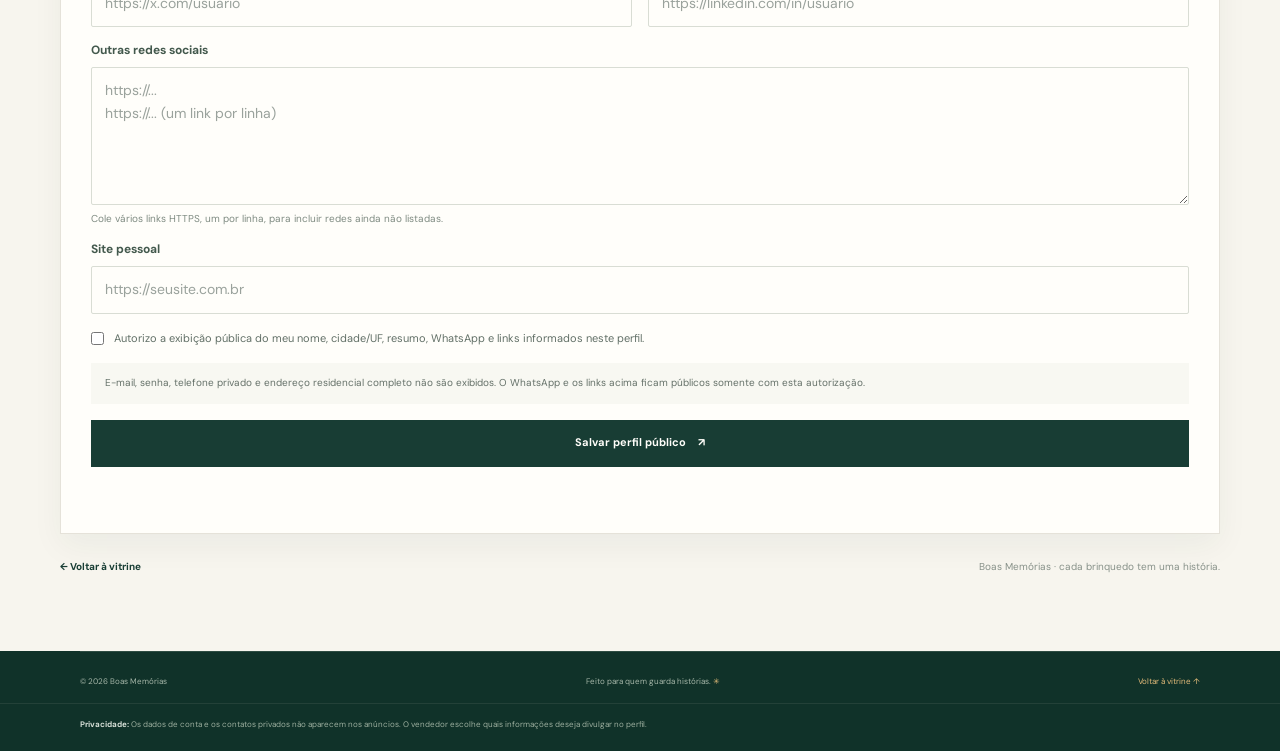
<file: site/dados-vendedor.html>
<!doctype html>
<html lang="pt-BR" data-api-base="">
  <head>
    <meta charset="utf-8" />
    <meta name="viewport" content="width=device-width, initial-scale=1" />
    <meta name="theme-color" content="#183d34" />
    <meta name="description" content="Preencha o perfil público de vendedor da Boas Memórias." />
    <title>Dados do vendedor — Boas Memórias</title>
    <link rel="icon" type="image/svg+xml" href="./assets/favicon.svg" />
    <link rel="preconnect" href="https://fonts.googleapis.com" />
    <link rel="preconnect" href="https://fonts.gstatic.com" crossorigin />
    <link href="https://fonts.googleapis.com/css2?family=DM+Sans:wght@400;500;600;700&family=Playfair+Display:wght@500;600;700&display=swap" rel="stylesheet" />
    <link rel="stylesheet" href="./src/css/style.css" />
    <script defer src="./src/js/seller-profile-form.js"></script>
  </head>  <body class="seller-page seller-profile-edit-page">
    <a class="skip-link" href="#conteudo">Pular para o conteúdo</a>    <div class="announcement" role="note"><span>Brinquedos com história merecem uma nova aventura.</span><a href="./index.html#catalogo">Explorar brinquedos <span aria-hidden="true">↗</span></a></div>
    <header class="site-header">
      <div class="header-inner">
        <button class="icon-button menu-toggle" id="menu-toggle" type="button" aria-label="Abrir menu" aria-expanded="false" aria-controls="primary-nav"><svg viewBox="0 0 24 24" aria-hidden="true"><path d="M4 7h16M4 12h16M4 17h16" /></svg></button>
        <a class="brand" href="./index.html" aria-label="Boas Memórias, início"><span class="brand-mark" aria-hidden="true"><svg viewBox="0 0 38 38"><path d="M19 3.5 22.8 14l11.1-3.4-6.7 9.6 8.4 7.9-11.4-.2L19 38l-5.2-10.1-11.4.2 8.4-7.9-6.7-9.6L15.2 14 19 3.5Z" fill="currentColor"/><circle cx="19" cy="21" r="4.4" fill="#f5f0e5"/></svg></span><span class="brand-name">boas<span>memórias</span></span></a>
        <nav class="primary-nav" id="primary-nav" aria-label="Navegação principal"><a href="./index.html#catalogo">Explorar brinquedos</a><a href="./cadastro-vendedor.html">Cadastro do vendedor</a><a href="./dados-vendedor.html" aria-current="page">Dados do vendedor</a><a href="./anunciar.html">Anunciar produto</a></nav>
        <div class="header-actions"><a class="text-button" href="./index.html#catalogo">Voltar à vitrine</a></div>
      </div>
    </header>    <main id="conteudo" class="seller-main">
      <div class="seller-container">
        <a class="seller-breadcrumb" href="./index.html#catalogo"><span aria-hidden="true">←</span> Explorar brinquedos</a>
        <header class="seller-intro"><p class="eyebrow"><span class="eyebrow-line"></span> Dados em página separada</p><h1>Apresente seu espaço<br />com <em>transparência.</em></h1><p>Preencha aqui o resumo, WhatsApp e redes sociais que deseja tornar públicos. Estes dados aparecem no seu perfil de vendedor, separado do cadastro da conta e dos anúncios.</p></header>
        <div class="seller-notice is-demo" id="api-notice" role="status" aria-live="polite"><span class="seller-notice-icon" aria-hidden="true">ⓘ</span><div><strong>Perfil em demonstração</strong><p>A API ainda não está conectada. Nenhum dado será salvo; não informe dados reais até o cadastro estar ativado.</p></div></div>
        <section class="seller-auth-card seller-profile-access" aria-labelledby="profile-access-title"><div class="seller-card-heading"><div><p class="eyebrow"><span class="eyebrow-line"></span> Acesso da conta</p><h2 id="profile-access-title">Conecte sua conta para salvar</h2><p id="profile-access-message" role="status" aria-live="polite">Entre ou crie uma conta na página separada para editar seu perfil.</p><a class="button button-dark" id="profile-access-link" href="./cadastro-vendedor.html?modo=login">Entrar ou criar conta <span aria-hidden="true">↗</span></a></div></div></section>
        <section class="seller-profile-card" id="seller-profile-card" aria-labelledby="seller-public-profile-title">
          <div class="seller-card-heading">
            <div><p class="eyebrow"><span class="eyebrow-line"></span> Perfil do vendedor</p><h2 id="seller-public-profile-title">Apresente-se com transparência</h2><p>Este perfil aparece junto aos seus anúncios. Informe apenas contatos e redes que deseja tornar públicos.</p></div>
          </div>
          <form class="seller-profile-form" id="seller-profile-form">
            <label class="seller-field seller-field-wide" for="seller-bio">Resumo sobre você <span class="required-mark">*</span><textarea id="seller-bio" name="bio" rows="4" minlength="30" maxlength="700" required placeholder="Conte há quanto tempo coleciona, o que vende e como cuida das peças."></textarea><span class="seller-hint">De 30 a 700 caracteres. Não inclua endereço residencial.</span></label>
            <label class="seller-field" for="seller-whatsapp">WhatsApp público <span class="required-mark">*</span><input id="seller-whatsapp" name="whatsapp" type="tel" inputmode="tel" autocomplete="tel" pattern="[+0-9() .-]{10,24}" required placeholder="(11) 99999-9999" /><span class="seller-hint">Este número será exibido no perfil público.</span></label>
            <div class="seller-profile-socials">
              <p class="seller-field seller-field-wide">Redes sociais <span class="required-mark">*</span><span class="seller-hint">Informe pelo menos uma e inclua todas as redes que usa para vender ou colecionar.</span></p>
              <label class="seller-field" for="seller-instagram">Instagram<input id="seller-instagram" name="instagramUrl" type="url" inputmode="url" maxlength="500" placeholder="https://instagram.com/usuario" /></label>
              <label class="seller-field" for="seller-facebook">Facebook<input id="seller-facebook" name="facebookUrl" type="url" inputmode="url" maxlength="500" placeholder="https://facebook.com/usuario" /></label>
              <label class="seller-field" for="seller-tiktok">TikTok<input id="seller-tiktok" name="tiktokUrl" type="url" inputmode="url" maxlength="500" placeholder="https://tiktok.com/@usuario" /></label>
              <label class="seller-field" for="seller-youtube">YouTube<input id="seller-youtube" name="youtubeUrl" type="url" inputmode="url" maxlength="500" placeholder="https://youtube.com/@canal" /></label>
              <label class="seller-field" for="seller-x">X<input id="seller-x" name="xUrl" type="url" inputmode="url" maxlength="500" placeholder="https://x.com/usuario" /></label>
              <label class="seller-field" for="seller-linkedin">LinkedIn<input id="seller-linkedin" name="linkedinUrl" type="url" inputmode="url" maxlength="500" placeholder="https://linkedin.com/in/usuario" /></label>
              <label class="seller-field seller-field-wide" for="seller-other-socials">Outras redes sociais<textarea id="seller-other-socials" name="otherSocialUrls" rows="3" maxlength="2000" placeholder="https://...&#10;https://... (um link por linha)"></textarea><span class="seller-hint">Cole vários links HTTPS, um por linha, para incluir redes ainda não listadas.</span></label>
              <label class="seller-field seller-field-wide" for="seller-website">Site pessoal<input id="seller-website" name="websiteUrl" type="url" inputmode="url" maxlength="500" placeholder="https://seusite.com.br" /></label>
            </div>
            <label class="seller-consent seller-field-wide"><input id="seller-profile-consent" type="checkbox" name="publicContactConsent" required /><span>Autorizo a exibição pública do meu nome, cidade/UF, resumo, WhatsApp e links informados neste perfil.</span></label>
            <p class="seller-privacy-note seller-field-wide">E-mail, senha, telefone privado e endereço residencial completo não são exibidos. O WhatsApp e os links acima ficam públicos somente com esta autorização.</p>
            <button class="button button-dark seller-field-wide" type="submit" id="seller-profile-submit">Salvar perfil público <span aria-hidden="true">↗</span></button>
            <p class="seller-message seller-field-wide" id="seller-profile-message" role="status" aria-live="polite"></p>
          </form>
        </section>
        <section class="seller-next-step" id="seller-next-step" aria-labelledby="seller-next-title" hidden>
          <div><p class="eyebrow"><span class="eyebrow-line"></span> Próxima etapa</p><h2 id="seller-next-title">Seu perfil está pronto.</h2><p>Agora cadastre cada brinquedo em uma página própria. Os dados do seu perfil continuam separados dos anúncios.</p></div>
          <a class="button button-dark" href="./anunciar.html">Cadastrar um produto <span aria-hidden="true">↗</span></a>
        </section>
        <p class="seller-bottom-note"><a href="./index.html#catalogo">← Voltar à vitrine</a><span>Boas Memórias · cada brinquedo tem uma história.</span></p>
      </div>
    </main>
    <footer class="site-footer seller-footer">
      <div class="footer-bottom section-wrap"><span>© <span id="current-year"></span> Boas Memórias</span><span>Feito para quem guarda histórias. <span aria-hidden="true">✳</span></span><a href="./index.html#catalogo">Voltar à vitrine ↑</a></div>
      <div class="footer-legal"><div class="section-wrap"><p><strong>Privacidade:</strong> Os dados de conta e os contatos privados não aparecem nos anúncios. O vendedor escolhe quais informações deseja divulgar no perfil.</p></div></div>
    </footer>
  </body>
</html>
</file>
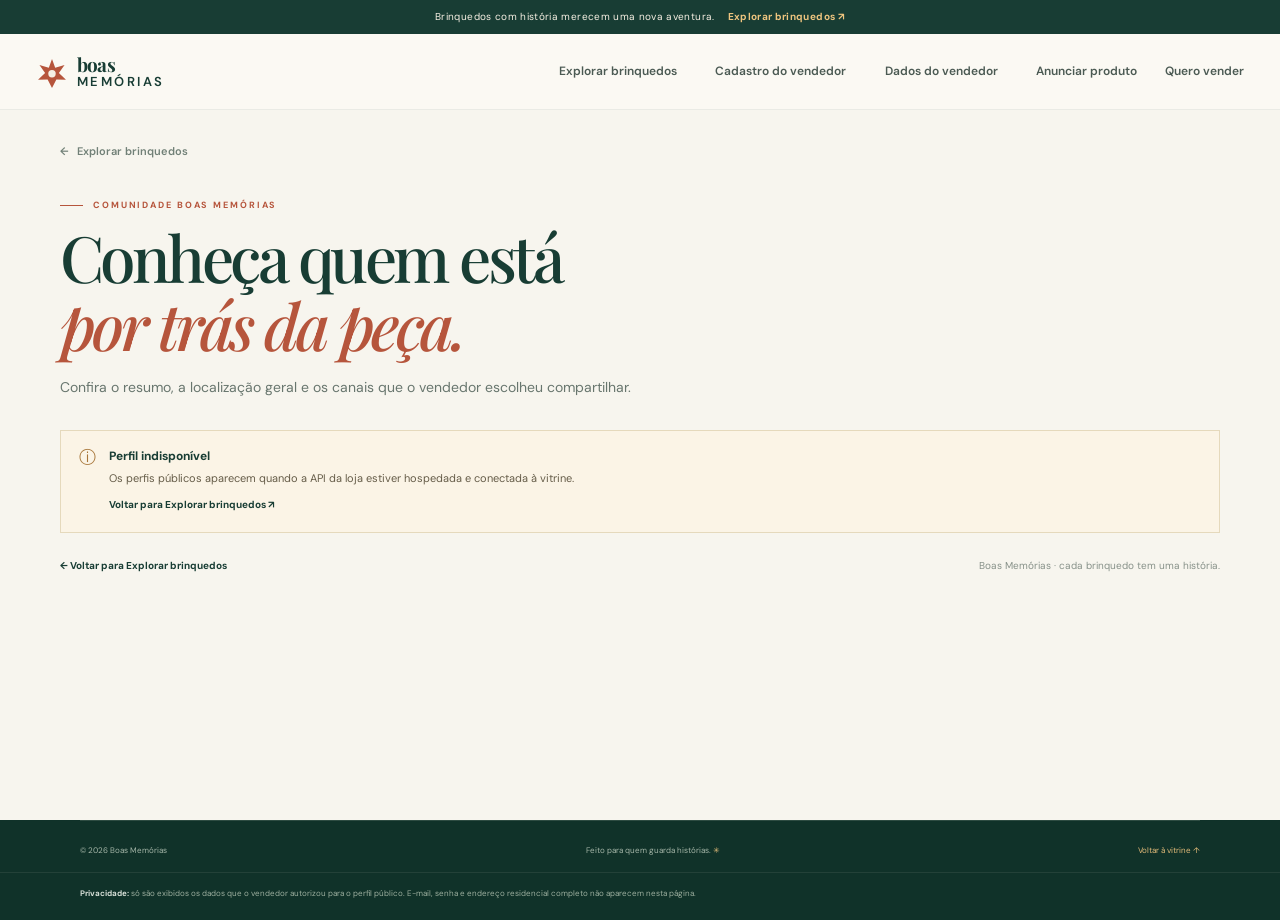
<file: site/vendedor.html>
<!doctype html>
<html lang="pt-BR" data-api-base="">
  <head>
    <meta charset="utf-8" />
    <meta name="viewport" content="width=device-width, initial-scale=1" />
    <meta name="theme-color" content="#183d34" />
    <meta name="description" content="Conheça o perfil público de um vendedor da Boas Memórias." />
    <title>Perfil do vendedor — Boas Memórias</title>
    <link rel="icon" type="image/svg+xml" href="./assets/favicon.svg" />
    <link rel="preconnect" href="https://fonts.googleapis.com" />
    <link rel="preconnect" href="https://fonts.gstatic.com" crossorigin />
    <link href="https://fonts.googleapis.com/css2?family=DM+Sans:wght@400;500;600;700&family=Playfair+Display:wght@500;600;700&display=swap" rel="stylesheet" />
    <link rel="stylesheet" href="./src/css/style.css" />
    <script defer src="./src/js/seller-profile.js"></script>
  </head>
  <body class="seller-page public-profile-page">
    <a class="skip-link" href="#conteudo">Pular para o conteúdo</a>
    <div class="announcement" role="note"><span>Brinquedos com história merecem uma nova aventura.</span><a href="./index.html#catalogo">Explorar brinquedos <span aria-hidden="true">↗</span></a></div>
    <header class="site-header">
      <div class="header-inner">
        <button class="icon-button menu-toggle" id="menu-toggle" type="button" aria-label="Abrir menu" aria-expanded="false" aria-controls="primary-nav"><svg viewBox="0 0 24 24" aria-hidden="true"><path d="M4 7h16M4 12h16M4 17h16" /></svg></button>
        <a class="brand" href="./index.html" aria-label="Boas Memórias, início"><span class="brand-mark" aria-hidden="true"><svg viewBox="0 0 38 38"><path d="M19 3.5 22.8 14l11.1-3.4-6.7 9.6 8.4 7.9-11.4-.2L19 38l-5.2-10.1-11.4.2 8.4-7.9-6.7-9.6L15.2 14 19 3.5Z" fill="currentColor"/><circle cx="19" cy="21" r="4.4" fill="#f5f0e5"/></svg></span><span class="brand-name">boas<span>memórias</span></span></a>
        <nav class="primary-nav" id="primary-nav" aria-label="Navegação principal"><a href="./index.html#catalogo">Explorar brinquedos</a><a href="./cadastro-vendedor.html">Cadastro do vendedor</a><a href="./dados-vendedor.html">Dados do vendedor</a><a href="./anunciar.html">Anunciar produto</a></nav>
        <div class="header-actions"><a class="text-button" href="./cadastro-vendedor.html">Quero vender</a></div>
      </div>
    </header>

    <main id="conteudo" class="seller-main profile-main">
      <div class="seller-container">
        <a class="seller-breadcrumb" href="./index.html#catalogo"><span aria-hidden="true">←</span> Explorar brinquedos</a>
        <header class="seller-intro"><p class="eyebrow"><span class="eyebrow-line"></span> Comunidade Boas Memórias</p><h1>Conheça quem está<br /><em>por trás da peça.</em></h1><p>Confira o resumo, a localização geral e os canais que o vendedor escolheu compartilhar.</p></header>
        <p class="seller-notice is-demo profile-loading" id="profile-loading" role="status" aria-live="polite">Carregando perfil público…</p>
        <section class="public-seller-card" id="public-seller-card" aria-labelledby="public-seller-name" hidden>
          <div class="public-seller-heading">
            <div class="public-seller-avatar" id="public-seller-avatar" aria-hidden="true"></div>
            <div><p class="eyebrow"><span class="eyebrow-line"></span> Perfil do vendedor</p><h2 id="public-seller-name"></h2><p class="public-seller-location" id="public-seller-location"></p></div>
            <div class="seller-rating-card"><span class="seller-rating-stars" id="seller-rating-stars" aria-hidden="true">☆ ☆ ☆ ☆ ☆</span><strong id="seller-rating-value">Sem avaliações</strong><span id="seller-rating-count">A reputação será exibida conforme houver avaliações.</span></div>
          </div>
          <div class="public-seller-body">
            <section aria-labelledby="seller-about-title"><p class="eyebrow"><span class="eyebrow-line"></span> Sobre o vendedor</p><h3 id="seller-about-title">Um pouco da sua história</h3><p class="public-seller-bio" id="public-seller-bio"></p><p class="public-seller-since" id="public-seller-since"></p></section>
            <section class="public-seller-contact" aria-labelledby="seller-contact-title"><p class="eyebrow"><span class="eyebrow-line"></span> Canais públicos</p><h3 id="seller-contact-title">Fale e conheça mais</h3><a class="button button-dark public-whatsapp" id="public-whatsapp" href="#" target="_blank" rel="noopener noreferrer nofollow"><span aria-hidden="true">◉</span> Conversar pelo WhatsApp</a><div class="public-social-links" id="public-social-links"></div></section>
          </div>
          <div class="profile-safety-note"><span aria-hidden="true">ⓘ</span><p><strong>Negocie com cuidado.</strong> O perfil e as avaliações ajudam a conhecer o vendedor, mas não substituem verificação de identidade nem garantem uma negociação segura. Confira a peça e evite pagamentos antecipados fora de plataformas protegidas.</p></div>
        </section>
        <section class="public-seller-listings" id="public-seller-listings" aria-labelledby="seller-listings-title" hidden><div class="seller-card-heading"><div><p class="eyebrow"><span class="eyebrow-line"></span> Vitrine do vendedor</p><h2 id="seller-listings-title">Anúncios disponíveis</h2></div></div><div class="profile-listing-grid" id="profile-listing-grid"></div><p class="profile-no-listings" id="profile-no-listings" hidden>Este vendedor ainda não tem anúncios disponíveis.</p></section>
        <div class="seller-notice is-demo profile-error" id="profile-error" role="status" hidden><span class="seller-notice-icon" aria-hidden="true">ⓘ</span><div><strong>Perfil indisponível</strong><p id="profile-error-message">Não foi possível carregar este perfil.</p><a class="text-link" href="./index.html#catalogo">Voltar para Explorar brinquedos <span aria-hidden="true">↗</span></a></div></div>
        <p class="seller-bottom-note"><a href="./index.html#catalogo">← Voltar para Explorar brinquedos</a><span>Boas Memórias · cada brinquedo tem uma história.</span></p>
      </div>
    </main>
    <footer class="site-footer seller-footer"><div class="footer-bottom section-wrap"><span>© <span id="current-year"></span> Boas Memórias</span><span>Feito para quem guarda histórias. <span aria-hidden="true">✳</span></span><a href="./index.html">Voltar à vitrine ↑</a></div><div class="footer-legal"><div class="section-wrap"><p><strong>Privacidade:</strong> só são exibidos os dados que o vendedor autorizou para o perfil público. E-mail, senha e endereço residencial completo não aparecem nesta página.</p></div></div></footer>
  </body>
</html>
</file>
<file: site/src/css/style.css>
:root {
  color-scheme: light;
  --pine: #183d34;
  --pine-dark: #103229;
  --pine-soft: #2d594d;
  --cream: #f5f0e5;
  --paper: #fbf9f3;
  --white: #fffefa;
  --ink: #243a32;
  --muted: #748078;
  --line: #e7e3d9;
  --terracotta: #b6553c;
  --gold: #e8bb6e;
  --sans: "DM Sans", "Segoe UI", sans-serif;
  --serif: "Playfair Display", Georgia, serif;
  --shadow: 0 22px 55px rgb(29 52 43 / 11%);
}

* { box-sizing: border-box; }
[hidden] { display: none !important; }
html { scroll-behavior: smooth; scroll-padding-top: 90px; }
body { margin: 0; background: var(--paper); color: var(--ink); font-family: var(--sans); font-size: 15px; line-height: 1.65; -webkit-font-smoothing: antialiased; }
button, input, select, textarea { font: inherit; }
button, a, select { -webkit-tap-highlight-color: transparent; }
button { color: inherit; }
a { color: inherit; text-decoration: none; }
svg { display: block; }
::selection { background: #c9d5c5; color: var(--pine-dark); }
.sr-only { position: absolute; width: 1px; height: 1px; padding: 0; margin: -1px; overflow: hidden; clip: rect(0, 0, 0, 0); white-space: nowrap; border: 0; }
.skip-link { position: fixed; z-index: 100; top: 12px; left: 12px; padding: 10px 16px; border-radius: 4px; background: var(--white); color: var(--pine); transform: translateY(-150%); }
.skip-link:focus { transform: none; }

.announcement { display: flex; justify-content: center; align-items: center; gap: 13px; min-height: 34px; padding: 4px 20px; background: var(--pine); color: #f8f1e4; font-size: 10px; letter-spacing: .035em; }
.announcement a { color: #eec57f; font-weight: 700; }
.announcement a:hover { text-decoration: underline; text-underline-offset: 3px; }

.site-header { position: sticky; z-index: 20; top: 0; background: rgb(251 249 243 / 96%); border-bottom: 1px solid rgb(24 61 52 / 7%); backdrop-filter: blur(14px); }
.header-inner { width: min(100% - 72px, 1280px); min-height: 75px; margin: auto; display: flex; align-items: center; justify-content: space-between; gap: 28px; }
.brand { display: inline-flex; align-items: center; gap: 9px; flex: 0 0 auto; }
.brand-mark { width: 32px; color: var(--terracotta); }
.brand-name { display: grid; gap: 0; color: var(--pine); font-family: var(--serif); font-size: 19px; font-weight: 700; line-height: 1.03; letter-spacing: -.04em; }
.brand-name span { font-size: 13px; letter-spacing: .19em; font-family: var(--sans); font-weight: 600; text-transform: uppercase; }
.primary-nav { display: flex; align-items: center; gap: clamp(18px, 3vw, 40px); margin-left: auto; }
.primary-nav a, .text-button { color: #4b5a53; font-size: 12px; font-weight: 600; transition: color .18s ease; }
.primary-nav a:hover, .text-button:hover { color: var(--terracotta); }
.header-actions { display: flex; align-items: center; gap: 21px; }
.text-button { border: 0; padding: 0; background: transparent; cursor: pointer; }
.bag-button { display: flex; align-items: center; gap: 7px; padding: 8px 0 8px 18px; color: var(--pine); border: 0; border-left: 1px solid var(--line); background: transparent; font-size: 12px; font-weight: 700; cursor: pointer; }
.bag-button svg, .icon-button svg { width: 19px; fill: none; stroke: currentColor; stroke-width: 1.5; stroke-linecap: round; stroke-linejoin: round; }
.bag-count { display: grid; place-items: center; min-width: 20px; height: 20px; padding: 0 5px; border-radius: 50%; background: #e8e4d8; font-size: 10px; }
.icon-button { display: none; align-items: center; justify-content: center; width: 42px; height: 42px; padding: 0; border: 1px solid var(--line); border-radius: 50%; background: transparent; cursor: pointer; }

.hero { position: relative; overflow: hidden; display: grid; grid-template-columns: 1fr 1.04fr; min-height: 570px; padding: clamp(54px, 6.5vw, 88px) max(36px, calc((100vw - 1280px) / 2)); background: var(--pine); color: var(--cream); }
.hero::before { position: absolute; inset: 0; content: ""; opacity: .15; pointer-events: none; background-image: url("data:image/svg+xml,%3Csvg viewBox='0 0 180 180' xmlns='http://www.w3.org/2000/svg'%3E%3Cfilter id='n'%3E%3CfeTurbulence type='fractalNoise' baseFrequency='.8' numOctaves='4' stitchTiles='stitch'/%3E%3C/filter%3E%3Crect width='100%25' height='100%25' filter='url(%23n)' opacity='.16'/%3E%3C/svg%3E"); }
.hero-copy { position: relative; z-index: 1; align-self: center; width: min(100%, 520px); padding: 0 clamp(0px, 3.8vw, 50px) 18px 0; }
.eyebrow { display: flex; align-items: center; gap: 10px; margin: 0 0 17px; color: var(--terracotta); font-size: 9px; font-weight: 700; letter-spacing: .21em; line-height: 1.4; text-transform: uppercase; }
.eyebrow-light { color: #e4ba78; }
.eyebrow-line { width: 23px; height: 1px; background: currentColor; }
h1, h2, h3, p { margin-top: 0; }
h1, h2 { font-family: var(--serif); font-weight: 500; letter-spacing: -.055em; }
.hero h1 { max-width: 510px; margin-bottom: 18px; font-size: clamp(45px, 5vw, 70px); line-height: 1.065; }
h1 em, h2 em { color: var(--gold); font-weight: 500; }
.hero-intro { max-width: 400px; margin: 0; color: #d0d9d1; font-size: 13px; line-height: 1.9; }
.hero-actions { display: flex; align-items: center; flex-wrap: wrap; gap: 22px; margin-top: 31px; }
.button { display: inline-flex; justify-content: center; align-items: center; gap: 12px; min-height: 47px; padding: 0 21px; border: 1px solid transparent; font-size: 11px; font-weight: 700; line-height: 1.2; cursor: pointer; transition: background .18s ease, color .18s ease, border-color .18s ease, transform .18s ease; }
.button:hover { transform: translateY(-2px); }
.button-cream { background: var(--cream); color: var(--pine); }
.button-cream:hover { background: #fffaf0; }
.button-dark { background: var(--pine); color: var(--white); }
.button-dark:hover { background: var(--pine-soft); }
.button-outline { background: transparent; color: var(--pine); border-color: #cad2ca; }
.button-outline:hover { border-color: var(--pine); }
.hero-secondary { display: inline-flex; align-items: center; gap: 9px; color: #e8eee6; font-size: 10px; font-weight: 600; }
.hero-secondary:hover { color: var(--gold); }
.hero-note { display: flex; align-items: center; gap: 10px; margin-top: 57px; color: #bdcdc0; font-size: 9px; line-height: 1.45; }
.hero-note strong { color: var(--cream); font-weight: 600; }
.note-stars { color: var(--gold); font-size: 25px; }

.hero-art { position: relative; align-self: stretch; min-height: 410px; }
.art-sun { position: absolute; width: min(29vw, 325px); aspect-ratio: 1; top: 10%; left: 26%; border-radius: 50%; background: #e9bf81; }
.art-orbit { position: absolute; width: 81%; height: 68%; top: 17%; left: 13%; border: 1px solid rgb(238 206 149 / 27%); border-radius: 50%; transform: rotate(-28deg); }
.toy-card { position: absolute; z-index: 1; overflow: hidden; border: 1px solid rgb(255 255 255 / 63%); background: #f4ead8; box-shadow: 0 25px 50px rgb(5 30 23 / 28%); color: var(--pine); }
.toy-card-car { width: min(70%, 365px); left: 10%; top: 20%; padding: 15px 17px 5px; transform: rotate(-7deg); }
.toy-card-bear { display: flex; flex-direction: column; align-items: center; width: min(42%, 205px); right: 0; bottom: 3%; padding: 12px 13px 9px; background: #e4d5bf; transform: rotate(6deg); }
.toy-card-tag { color: #88745c; font-size: 7px; font-weight: 700; letter-spacing: .15em; text-transform: uppercase; }
.car-svg { width: 100%; margin: -2px 0 -9px; }
.bear-svg { width: 100%; margin: -1px 0 -2px; }
.toy-card-caption { display: flex; justify-content: space-between; align-items: center; font-family: var(--serif); font-size: 11px; }
.toy-card-caption span { color: var(--terracotta); font-family: var(--sans); font-size: 14px; }
.hero-sticker { position: absolute; z-index: 2; top: 9%; right: 6%; display: grid; place-items: center; width: 79px; height: 79px; border: 1px solid rgb(24 61 52 / 14%); border-radius: 50%; background: #faf2dc; color: var(--pine); text-align: center; transform: rotate(10deg); }
.hero-sticker span { color: var(--terracotta); font-size: 17px; line-height: 1.15; }
.hero-sticker strong { font-size: 9px; line-height: 1.2; }
.art-label { position: absolute; z-index: 2; top: 13%; left: -3%; display: flex; align-items: end; gap: 3px; color: #e3cfaa; font-family: var(--serif); font-size: 13px; line-height: 1.17; transform: rotate(-8deg); }
.art-label svg { width: 38px; fill: none; stroke: currentColor; stroke-width: 1.4; stroke-linecap: round; stroke-linejoin: round; }

.trust-strip { display: grid; grid-template-columns: repeat(3, 1fr); gap: 26px; padding: 26px max(36px, calc((100vw - 1120px) / 2)); border-bottom: 1px solid var(--line); background: #fffefa; }
.trust-strip > div { display: flex; align-items: center; justify-content: center; gap: 12px; }
.trust-icon { display: grid; place-items: center; width: 34px; height: 34px; border-radius: 50%; background: #f0ede3; color: var(--terracotta); font-size: 17px; }
.trust-strip p { display: grid; margin: 0; line-height: 1.45; }
.trust-strip strong { color: var(--pine); font-size: 10px; }
.trust-strip p span { color: var(--muted); font-size: 9px; }

.section-wrap { width: min(100% - 72px, 1120px); margin-inline: auto; }
.catalog-section { padding-block: 91px 72px; }
.section-heading { display: flex; justify-content: space-between; align-items: end; gap: 30px; }
.catalog-heading h2, .seller-copy h2 { margin: 0; color: var(--pine); font-size: clamp(37px, 4vw, 49px); line-height: 1.1; }
.catalog-heading h2 em, .seller-copy h2 em { color: var(--terracotta); }
.section-intro { margin: 12px 0 0; color: var(--muted); font-size: 12px; }
.search-box { display: flex; align-items: center; width: min(100%, 278px); height: 42px; gap: 9px; padding: 0 12px; border: 1px solid #dfdfd5; background: var(--white); }
.search-box:focus-within { border-color: #839a8a; box-shadow: 0 0 0 3px rgb(45 89 77 / 9%); }
.search-box svg { width: 16px; fill: none; stroke: #62736a; stroke-width: 1.6; stroke-linecap: round; }
.search-box input { width: 100%; min-width: 0; padding: 0; border: 0; outline: 0; background: transparent; color: var(--ink); font-size: 10px; }
.search-box input::placeholder { color: #9ba29b; }
.search-box kbd { padding: 0 5px; border: 1px solid var(--line); color: #98a099; font: 9px var(--sans); }
.catalog-toolbar { display: flex; justify-content: space-between; align-items: center; gap: 20px; margin-top: 35px; padding-bottom: 16px; border-bottom: 1px solid var(--line); }
.filter-list { display: flex; flex-wrap: wrap; gap: 8px; }
.filter-chip { min-height: 32px; padding: 0 13px; border: 1px solid #e4e3dc; border-radius: 2px; background: transparent; color: #66736b; font-size: 9px; cursor: pointer; transition: background .15s ease, border-color .15s ease, color .15s ease; }
.filter-chip:hover { border-color: #a9b9ad; }
.filter-chip.is-active { border-color: var(--pine); background: var(--pine); color: white; }
.sort-control { display: flex; align-items: center; gap: 8px; flex-shrink: 0; color: var(--muted); font-size: 9px; }
.sort-control select { padding: 5px 22px 5px 4px; border: 0; background: transparent; color: var(--pine); font-size: 10px; font-weight: 700; outline-offset: 2px; cursor: pointer; }
.demo-note { display: flex; gap: 7px; align-items: center; margin: 15px 0 0; color: #7b8278; font-size: 9px; }
.demo-note > span:first-child { color: #c38d51; font-size: 12px; }
#demo-note { color: #7b8278; font-size: 9px; }
.product-grid { display: grid; grid-template-columns: repeat(3, minmax(0, 1fr)); gap: 36px 18px; margin-top: 18px; }
.product-card { min-width: 0; }
.product-media { position: relative; overflow: hidden; display: grid; place-items: center; aspect-ratio: 1.28; border: 1px solid #e7e1d4; background: var(--product-bg, #efe7d8); }
.product-media::before { position: absolute; width: 68%; aspect-ratio: 1; border: 1px solid rgb(24 61 52 / 8%); border-radius: 50%; content: ""; }
.product-illustration { position: relative; z-index: 1; width: 76%; height: 76%; transition: transform .35s cubic-bezier(.2,.8,.2,1); }
.product-card:hover .product-illustration { transform: scale(1.045) rotate(-2deg); }
.product-photo { position: absolute; z-index: 2; inset: 0; width: 100%; height: 100%; object-fit: cover; }
.product-illustration.has-photo .product-art { visibility: hidden; }
.product-art { width: 100%; height: 100%; overflow: visible; }
.product-badge { position: absolute; z-index: 2; top: 12px; left: 12px; padding: 5px 8px; background: var(--white); color: var(--pine); font-size: 7px; font-weight: 700; letter-spacing: .11em; text-transform: uppercase; }
.favorite-button { position: absolute; z-index: 2; top: 10px; right: 10px; display: grid; place-items: center; width: 33px; height: 33px; border: 0; border-radius: 50%; background: rgb(255 254 250 / 91%); color: #65736b; cursor: pointer; transition: color .16s ease, transform .16s ease; }
.favorite-button:hover { color: var(--terracotta); transform: scale(1.08); }
.favorite-button svg { width: 16px; fill: transparent; stroke: currentColor; stroke-width: 1.5; }
.favorite-button[aria-pressed="true"] { color: var(--terracotta); }
.favorite-button[aria-pressed="true"] svg { fill: currentColor; }
.product-details { padding: 14px 1px 0; }
.product-meta { display: flex; justify-content: space-between; gap: 8px; color: #91998f; font-size: 8px; letter-spacing: .07em; text-transform: uppercase; }
.product-meta span:last-child { color: var(--terracotta); }
.product-title { margin: 6px 0 2px; color: var(--pine); font-family: var(--serif); font-size: 17px; font-weight: 600; line-height: 1.3; }
.product-subtitle { margin: 0; color: #808b82; font-size: 9px; }
.product-seller { display: grid; gap: 4px; margin-top: 11px; padding-top: 10px; border-top: 1px solid #eeeae1; }
.product-seller-name { color: var(--pine); font-size: 10px; font-weight: 700; }
.product-seller-name:hover { color: var(--terracotta); }
.product-seller-reputation { color: #92713b; font-size: 9px; }
.product-seller-location { color: #839087; font-size: 8px; }
.product-seller-link { display: inline-flex; align-items: center; gap: 5px; color: var(--pine); font-size: 9px; font-weight: 700; }
.product-seller-link:hover { color: var(--terracotta); }
.seller-next-step { display: flex; align-items: center; justify-content: space-between; gap: 24px; margin-top: 20px; padding: 25px 28px; border: 1px solid #e5e2d9; background: var(--white); box-shadow: 0 12px 30px rgb(28 53 42 / 5%); }
.seller-next-step h2 { margin: 4px 0 5px; color: var(--pine); font-family: var(--serif); font-size: 25px; font-weight: 500; }
.seller-next-step p:not(.eyebrow) { margin: 0; color: var(--muted); font-size: 12px; line-height: 1.65; }
.product-bottom { display: flex; justify-content: space-between; align-items: center; gap: 10px; margin-top: 13px; padding-top: 11px; border-top: 1px solid var(--line); }
.product-price { color: var(--pine); font-size: 13px; font-weight: 700; }
.add-button { display: inline-flex; align-items: center; gap: 6px; padding: 6px 0 6px 6px; border: 0; background: transparent; color: var(--terracotta); font-size: 9px; font-weight: 700; cursor: pointer; }
.add-button:hover { color: var(--pine); }
.add-button svg { width: 14px; fill: none; stroke: currentColor; stroke-width: 1.6; stroke-linecap: round; stroke-linejoin: round; }
.empty-state { padding: 54px 20px; text-align: center; }
.empty-state > span { color: var(--terracotta); font-family: var(--serif); font-size: 38px; }
.empty-state h3 { margin: 4px 0 6px; font-family: var(--serif); color: var(--pine); font-size: 23px; }
.empty-state p { color: var(--muted); font-size: 11px; }
.catalog-footnote { display: flex; align-items: center; gap: 12px; margin-top: 39px; padding: 17px 18px; border: 1px solid #e5e2d7; background: #f6f3ea; }
.catalog-footnote p { margin: 0; color: #647168; font-size: 10px; }
.catalog-footnote a { margin-left: auto; color: var(--pine); font-size: 9px; font-weight: 700; white-space: nowrap; }
.footnote-spark { color: var(--terracotta); font-size: 20px; }

.how-section { background: var(--pine); color: #f5f0e5; }
.how-inner { display: grid; grid-template-columns: .88fr 1.12fr; gap: 100px; padding-block: 81px; }
.how-heading h2 { margin: 0; font-size: clamp(38px, 4.2vw, 52px); line-height: 1.12; }
.how-heading > p:not(.eyebrow) { max-width: 330px; margin: 18px 0 19px; color: #c5d1c8; font-size: 11px; }
.text-link { display: inline-flex; align-items: center; gap: 7px; padding: 0; border: 0; background: none; color: var(--pine); font-size: 10px; font-weight: 700; cursor: pointer; }
.text-link-light { color: var(--gold); }
.text-link:hover { text-decoration: underline; text-underline-offset: 3px; }
.steps-list { margin: 0; padding: 0; list-style: none; }
.steps-list li { display: grid; grid-template-columns: 47px 1fr 24px; gap: 18px; align-items: start; padding: 19px 0; border-bottom: 1px solid rgb(245 240 229 / 17%); }
.steps-list li:first-child { padding-top: 5px; }
.steps-list li:last-child { border: 0; padding-bottom: 0; }
.step-number { color: #e2b877; font-family: var(--serif); font-size: 15px; }
.steps-list h3 { margin: 0 0 4px; color: #f6f1e6; font-family: var(--serif); font-size: 16px; font-weight: 500; }
.steps-list p { max-width: 365px; margin: 0; color: #c3d0c6; font-size: 9px; line-height: 1.7; }
.step-arrow { color: #d6b77d; font-size: 16px; text-align: right; }

.seller-section { display: grid; grid-template-columns: .85fr 1.15fr; align-items: center; gap: clamp(45px, 8vw, 105px); padding-block: 89px; }
.seller-art { position: relative; display: grid; place-items: center; min-height: 340px; overflow: hidden; background: #e9e2d4; }
.seller-art::before { position: absolute; inset: 18px; border: 1px solid rgb(24 61 52 / 14%); content: ""; }
.seller-art svg { position: relative; z-index: 1; width: 76%; max-height: 272px; }
.seller-sun { position: absolute; width: 190px; aspect-ratio: 1; border-radius: 50%; background: #e3bc7d; }
.seller-note { position: absolute; z-index: 2; display: grid; place-items: center; width: 67px; height: 67px; border-radius: 50%; background: #f8f2e5; color: var(--pine); text-align: center; font-family: var(--serif); font-size: 10px; line-height: 1.15; transform: rotate(-9deg); }
.seller-note-one { top: 29px; left: 18px; }
.seller-note-two { right: 17px; bottom: 28px; width: 50px; height: 50px; color: var(--terracotta); font-size: 24px; transform: rotate(12deg); }
.seller-copy .eyebrow { margin-bottom: 14px; }
.seller-copy > p:not(.eyebrow):not(.seller-disclaimer) { max-width: 520px; margin: 16px 0 17px; color: #68766e; font-size: 11px; line-height: 1.8; }
.seller-benefits { display: grid; grid-template-columns: 1fr 1fr; gap: 10px 14px; margin: 20px 0 24px; padding: 0; list-style: none; }
.seller-benefits li { display: flex; gap: 7px; color: #465e51; font-size: 9px; }
.seller-benefits li span { color: var(--terracotta); font-weight: 700; }
.seller-disclaimer { margin: 11px 0 0; color: #8b918a; font-size: 8px; }

.newsletter-band { background: #ad543f; color: var(--cream); }
.newsletter-inner { width: min(100% - 72px, 1120px); min-height: 152px; margin-inline: auto; display: grid; grid-template-columns: 43px 1.12fr 1fr auto; align-items: center; gap: 22px; }
.newsletter-star { color: #f1c988; font-size: 35px; }
.newsletter-inner .eyebrow { margin: 0 0 5px; color: #f0c888; }
.newsletter-inner h2 { margin: 0; font-size: clamp(23px, 2.8vw, 32px); line-height: 1.2; }
.newsletter-inner h2 em { color: #ffdaa0; }
.newsletter-inner > p { max-width: 240px; margin: 0; color: #f3dfd2; font-size: 9px; line-height: 1.8; }
.newsletter-inner .button { white-space: nowrap; }

.site-footer { background: var(--pine-dark); color: #e9eee6; }
.footer-main { display: flex; justify-content: space-between; gap: 50px; padding-block: 51px 39px; }
.brand-footer { color: var(--cream); }
.brand-footer .brand-mark { color: var(--gold); }
.footer-brand-col > p { max-width: 210px; margin: 14px 0 0; color: #aebfb2; font-size: 9px; line-height: 1.75; }
.footer-links { display: grid; grid-template-columns: repeat(3, minmax(95px, 1fr)); gap: clamp(30px, 6vw, 85px); }
.footer-links > div { display: flex; flex-direction: column; align-items: flex-start; gap: 8px; }
.footer-links h3 { margin: 2px 0 5px; color: #e6c58c; font-family: var(--serif); font-size: 13px; font-weight: 500; }
.footer-links a, .footer-links button { padding: 0; border: 0; background: transparent; color: #bbcabf; font-size: 9px; cursor: pointer; }
.footer-links a:hover, .footer-links button:hover { color: white; text-decoration: underline; text-underline-offset: 3px; }
.footer-bottom { display: flex; justify-content: space-between; align-items: center; gap: 15px; padding-block: 15px; border-top: 1px solid rgb(247 242 226 / 13%); color: #a6b7a9; font-size: 8px; }
.footer-bottom > span:nth-child(2) span { color: #e3bb79; }
.footer-bottom a { color: #e3bb79; }
.footer-legal { padding-block: 13px 20px; border-top: 1px solid rgb(247 242 226 / 8%); color: #9daf9f; font-size: 8px; }
.footer-legal p { max-width: 830px; margin: 0; line-height: 1.75; }
.footer-legal strong { color: #d8e0d8; }

.modal, .cart-dialog { width: min(100% - 30px, 530px); max-height: min(90vh, 850px); padding: 0; border: 0; background: transparent; color: var(--ink); }
.modal::backdrop, .cart-dialog::backdrop { background: rgb(12 31 26 / 61%); backdrop-filter: blur(3px); }
.modal-panel { position: relative; max-height: min(90vh, 850px); overflow-y: auto; padding: 39px; background: var(--paper); box-shadow: var(--shadow); }
.modal-panel h2, .cart-heading h2 { margin: 0; color: var(--pine); font-size: 31px; line-height: 1.1; }
.modal-panel .eyebrow, .cart-heading .eyebrow { margin-bottom: 12px; }
.modal-intro { max-width: 400px; margin: 11px 0 24px; color: var(--muted); font-size: 10px; line-height: 1.7; }
.account-tabs { display: flex; gap: 4px; margin: 0 0 18px; border-bottom: 1px solid var(--line); }
.account-tab { position: relative; padding: 9px 12px; border: 0; background: transparent; color: #748078; font-size: 9px; font-weight: 600; cursor: pointer; }
.account-tab::after { position: absolute; right: 10px; bottom: -1px; left: 10px; height: 2px; background: transparent; content: ""; }
.account-tab.is-active { color: var(--pine); }
.account-tab.is-active::after { background: var(--terracotta); }
.modal-close { display: grid; place-items: center; width: 34px; height: 34px; padding: 0; border: 1px solid #dfe2d9; border-radius: 50%; background: var(--white); color: var(--pine); font-size: 22px; line-height: 1; cursor: pointer; }
.modal-panel > .modal-close { position: absolute; top: 17px; right: 18px; }
.modal-close:hover { background: #f0ede4; }
.form-grid { display: grid; grid-template-columns: 1fr 1fr; gap: 14px 12px; }
.field { display: flex; flex-direction: column; gap: 6px; color: #536258; font-size: 9px; font-weight: 700; }
.field-help { color: #879189; font-size: 8px; font-weight: 400; line-height: 1.5; }
.field-wide { grid-column: 1 / -1; }
.field input, .field select, .field textarea { width: 100%; min-width: 0; padding: 10px 11px; border: 1px solid #dfdfd6; border-radius: 0; outline: 0; background: var(--white); color: var(--ink); font-size: 11px; font-weight: 400; }
.field textarea { resize: vertical; }
.field input:focus, .field select:focus, .field textarea:focus { border-color: #719082; box-shadow: 0 0 0 3px rgb(45 89 77 / 8%); }
.field input::placeholder, .field textarea::placeholder { color: #a0a69f; }
.checkbox-field { display: flex; flex-direction: row; align-items: start; gap: 9px; color: #69756e; font-size: 9px; font-weight: 400; line-height: 1.55; }
.checkbox-field input { margin: 2px 0 0; accent-color: var(--pine); }
.privacy-details { padding: 10px 12px; border: 1px solid #e2e2d8; background: #f8f7f0; color: #647169; font-size: 9px; }
.privacy-details summary { color: var(--pine); font-weight: 700; cursor: pointer; }
.privacy-details p { margin: 7px 0 0; line-height: 1.65; }
.privacy-callout { padding: 10px 12px; border-left: 2px solid #b4c4b2; background: #f0f1e9; color: #647169; font-size: 9px; line-height: 1.6; }
.privacy-callout strong { display: block; color: var(--pine); }
.form-message { min-height: 16px; margin: -3px 0 0; color: var(--pine); font-size: 9px; line-height: 1.6; }
.form-message.is-error { color: #a53d32; }
.form-message.is-success { color: #2e6a4b; }

.cart-dialog { position: fixed; top: 0; right: 0; left: auto; width: min(100%, 440px); height: 100dvh; max-height: 100dvh; margin: 0 0 0 auto; }
.cart-dialog::backdrop { background: rgb(12 31 26 / 40%); }
.cart-panel { display: flex; flex-direction: column; min-height: 100%; padding: 30px; background: var(--paper); box-shadow: -20px 0 60px rgb(12 31 26 / 10%); }
.cart-heading { display: flex; justify-content: space-between; align-items: start; gap: 20px; padding-bottom: 21px; border-bottom: 1px solid var(--line); }
.cart-heading .eyebrow { margin-bottom: 7px; }
.cart-heading h2 { font-size: 28px; }
.cart-items { display: grid; gap: 12px; padding-block: 16px; }
.cart-item { display: grid; grid-template-columns: 66px 1fr auto; gap: 13px; align-items: center; padding-bottom: 13px; border-bottom: 1px solid var(--line); }
.cart-thumb { display: grid; place-items: center; width: 66px; height: 60px; background: var(--product-bg, #eae3d5); }
.cart-thumb svg { width: 80%; height: 80%; }
.cart-item h3 { margin: 0 0 2px; color: var(--pine); font-family: var(--serif); font-size: 13px; line-height: 1.35; }
.cart-item p { margin: 0; color: var(--muted); font-size: 9px; }
.cart-item strong { color: var(--pine); font-size: 10px; white-space: nowrap; }
.cart-item-remove { padding: 3px; border: 0; background: transparent; color: var(--terracotta); font-size: 8px; cursor: pointer; }
.cart-empty { margin: auto; padding: 30px 0; text-align: center; }
.cart-empty > span { color: var(--terracotta); font-size: 33px; }
.cart-empty h3 { margin: 6px 0 2px; color: var(--pine); font-family: var(--serif); font-size: 20px; font-weight: 500; }
.cart-empty p { margin: 0 0 14px; color: var(--muted); font-size: 10px; }
.cart-total { margin-top: auto; padding-top: 18px; border-top: 1px solid var(--line); }
.cart-total > div { display: flex; justify-content: space-between; color: var(--pine); font-size: 11px; }
.cart-total > p:not(.form-message) { color: var(--muted); font-size: 9px; }
.cart-total .button { width: 100%; }
.cart-total .form-message { margin-top: 9px; }
.toast { position: fixed; z-index: 40; right: 24px; bottom: 24px; max-width: min(360px, calc(100vw - 40px)); padding: 13px 17px; background: var(--pine); color: white; box-shadow: var(--shadow); font-size: 10px; opacity: 0; pointer-events: none; transform: translateY(8px); transition: opacity .2s ease, transform .2s ease; }
.toast.is-visible { opacity: 1; transform: none; }

:focus-visible { outline: 3px solid #d99b66; outline-offset: 3px; }
@media (max-width: 900px) {
  .header-inner, .section-wrap, .newsletter-inner { width: min(100% - 48px, 1120px); }
  .header-inner { min-height: 68px; }
  .hero { grid-template-columns: 1fr .95fr; min-height: 520px; padding-inline: 36px; }
  .hero-copy { padding-right: 20px; }
  .hero h1 { font-size: clamp(43px, 5.8vw, 58px); }
  .hero-art { min-height: 380px; }
  .how-inner { gap: 54px; }
  .seller-section { gap: 47px; }
  .newsletter-inner { grid-template-columns: 35px 1.1fr 1fr; gap: 15px; padding-block: 22px; }
  .newsletter-inner .button { grid-column: 2 / 4; justify-self: start; }
  .newsletter-inner > p { max-width: unset; }
}
@media (max-width: 700px) {
  .announcement { gap: 7px; font-size: 8px; }
  .header-inner, .section-wrap, .newsletter-inner { width: min(100% - 36px, 560px); }
  .header-inner { position: relative; min-height: 65px; gap: 10px; }
  .icon-button.menu-toggle { display: inline-flex; flex: 0 0 38px; width: 38px; height: 38px; order: 0; }
  .brand { order: 1; margin-right: auto; }
  .brand-mark { width: 27px; }
  .brand-name { font-size: 16px; }
  .brand-name span { font-size: 10px; }
  .header-actions { order: 2; gap: 11px; }
  .account-button { font-size: 10px; }
  .bag-button { gap: 5px; padding-left: 11px; font-size: 10px; }
  .bag-button svg { width: 17px; }
  .primary-nav { position: absolute; top: calc(100% + 1px); right: -18px; left: -18px; display: grid; gap: 0; padding: 8px 18px 14px; border-bottom: 1px solid var(--line); background: var(--paper); box-shadow: 0 16px 25px rgb(24 61 52 / 8%); visibility: hidden; opacity: 0; transform: translateY(-5px); transition: opacity .18s ease, transform .18s ease, visibility .18s; }
  .primary-nav.is-open { visibility: visible; opacity: 1; transform: none; }
  .primary-nav a { padding: 11px 0; border-bottom: 1px solid var(--line); font-size: 11px; }
  .primary-nav a:last-child { border-bottom: 0; }
  .hero { grid-template-columns: 1fr; min-height: auto; padding: 48px 22px 28px; }
  .hero-copy { width: min(100%, 520px); margin-inline: auto; padding: 0; }
  .hero h1 { max-width: 430px; font-size: clamp(46px, 11vw, 62px); }
  .hero-intro { max-width: 430px; font-size: 12px; }
  .hero-actions { gap: 16px; margin-top: 24px; }
  .button { min-height: 44px; padding-inline: 16px; font-size: 10px; }
  .hero-secondary { font-size: 9px; }
  .hero-note { margin-top: 24px; }
  .hero-art { width: min(100%, 450px); min-height: 330px; margin: 5px auto 0; }
  .art-sun { width: 255px; top: 8%; left: 29%; }
  .art-orbit { width: 86%; height: 73%; top: 16%; left: 10%; }
  .toy-card-car { width: min(68%, 310px); left: 10%; top: 16%; }
  .toy-card-bear { width: min(39%, 166px); right: 2%; bottom: 0; }
  .hero-sticker { width: 67px; height: 67px; top: 6%; right: 4%; }
  .art-label { top: 14%; left: 1%; font-size: 11px; }
  .trust-strip { gap: 12px; padding: 19px 20px; }
  .trust-strip > div { align-items: start; justify-content: start; gap: 8px; }
  .trust-icon { flex: 0 0 28px; width: 28px; height: 28px; font-size: 14px; }
  .trust-strip strong { font-size: 8px; }
  .trust-strip p span { font-size: 7px; }
  .catalog-section { padding-block: 61px 50px; }
  .section-heading { align-items: stretch; flex-direction: column; gap: 19px; }
  .catalog-heading h2, .seller-copy h2 { font-size: clamp(37px, 9vw, 45px); }
  .section-intro { font-size: 10px; }
  .search-box { width: 100%; }
  .catalog-toolbar { align-items: start; flex-direction: column; gap: 10px; margin-top: 22px; }
  .filter-list { gap: 6px; }
  .filter-chip { min-height: 30px; padding: 0 9px; font-size: 8px; }
  .sort-control { align-self: flex-end; }
  .product-grid { grid-template-columns: repeat(2, minmax(0, 1fr)); gap: 24px 13px; margin-top: 13px; }
  .product-media { aspect-ratio: .98; }
  .product-badge { top: 8px; left: 8px; padding: 4px 6px; font-size: 6px; }
  .favorite-button { top: 7px; right: 7px; width: 30px; height: 30px; }
  .product-details { padding-top: 10px; }
  .product-meta { font-size: 6px; }
  .product-title { font-size: 14px; }
  .product-subtitle { font-size: 8px; }
  .product-bottom { align-items: end; flex-wrap: wrap; gap: 4px; margin-top: 9px; padding-top: 8px; }
  .product-price { font-size: 11px; }
  .add-button { font-size: 8px; }
  .add-button svg { width: 12px; }
  .catalog-footnote { align-items: start; gap: 8px; margin-top: 28px; padding: 12px; }
  .catalog-footnote p { font-size: 8px; }
  .catalog-footnote a { font-size: 8px; }
  .how-inner { grid-template-columns: 1fr; gap: 31px; padding-block: 56px; }
  .how-heading h2 { font-size: 42px; }
  .steps-list li { grid-template-columns: 34px 1fr 18px; gap: 12px; padding: 15px 0; }
  .steps-list h3 { font-size: 15px; }
  .steps-list p { font-size: 9px; }
  .seller-section { grid-template-columns: 1fr; gap: 28px; padding-block: 57px; }
  .seller-art { min-height: 260px; order: 1; }
  .seller-art svg { max-height: 228px; }
  .seller-copy { order: 0; }
  .seller-benefits { grid-template-columns: 1fr 1fr; gap: 9px; }
  .newsletter-inner { grid-template-columns: 31px 1fr; gap: 9px 13px; padding-block: 24px; }
  .newsletter-star { grid-row: 1 / 3; font-size: 28px; }
  .newsletter-inner h2 { font-size: 27px; }
  .newsletter-inner > p { grid-column: 2; max-width: 290px; font-size: 9px; }
  .newsletter-inner .button { grid-column: 2; justify-self: start; margin-top: 3px; }
  .footer-main { flex-direction: column; gap: 30px; padding-block: 35px 28px; }
  .footer-links { gap: 13px; }
  .footer-links > div { gap: 7px; }
  .footer-links h3 { font-size: 11px; }
  .footer-links a, .footer-links button { font-size: 8px; }
  .footer-bottom { flex-wrap: wrap; font-size: 7px; }
  .footer-bottom > span:nth-child(2) { order: 3; flex-basis: 100%; }
  .footer-legal { font-size: 7px; }
  .modal-panel { padding: 34px 22px 24px; }
  .modal-panel h2 { font-size: 27px; }
  .modal-intro { padding-right: 21px; }
  .cart-panel { padding: 22px 18px; }
}
@media (max-width: 375px) {
  .announcement { flex-wrap: wrap; padding-block: 4px; line-height: 1.4; }
  .header-inner, .section-wrap, .newsletter-inner { width: min(100% - 28px, 340px); }
  .hero { padding-inline: 17px; }
  .hero h1 { font-size: 43px; }
  .hero-actions { align-items: start; flex-direction: column; }
  .hero-art { min-height: 290px; }
  .trust-strip { grid-template-columns: 1fr; gap: 13px; padding-inline: 24px; }
  .trust-strip p span { font-size: 8px; }
  .product-grid { grid-template-columns: 1fr; gap: 24px; }
  .product-media { aspect-ratio: 1.23; }
  .product-meta { font-size: 7px; }
  .product-title { font-size: 16px; }
  .product-bottom { flex-wrap: nowrap; align-items: center; }
  .catalog-footnote { flex-wrap: wrap; }
  .catalog-footnote a { margin-left: 28px; }
  .seller-benefits { grid-template-columns: 1fr; }
  .footer-links { grid-template-columns: 1fr 1fr; row-gap: 20px; }
  .footer-bottom { gap: 8px; }
  .form-grid { grid-template-columns: 1fr; }
  .field-wide { grid-column: auto; }
}
@media (prefers-reduced-motion: reduce) {
  *, *::before, *::after { scroll-behavior: auto !important; transition-duration: .01ms !important; animation-duration: .01ms !important; animation-iteration-count: 1 !important; }
}

/* Seller listing page */
.seller-main { min-height: 70vh; padding: 28px 0 76px; background: #f7f5ee; }
.seller-container { width: min(100% - 64px, 1160px); margin-inline: auto; }
.seller-breadcrumb { display: inline-flex; align-items: center; gap: 8px; color: #718077; font-size: 11px; font-weight: 600; }
.seller-breadcrumb:hover, .seller-bottom-note a:hover { color: var(--terracotta); }
.seller-intro { max-width: 730px; margin: 36px 0 30px; }
.seller-intro .eyebrow { margin-bottom: 12px; }
.seller-intro h1 { margin: 0; color: var(--pine); font-size: clamp(42px, 5vw, 64px); line-height: 1.06; }
.seller-intro h1 em { color: var(--terracotta); }
.seller-intro > p:last-child { max-width: 650px; margin: 16px 0 0; color: #68766e; font-size: 14px; line-height: 1.8; }
.seller-notice { display: flex; gap: 13px; align-items: start; margin: 0 0 20px; padding: 16px 18px; border: 1px solid #e5d9bc; background: #fbf4e6; color: #655c48; }
.seller-notice.is-live { border-color: #c8d9cb; background: #eef4eb; color: #496253; }
.seller-notice-icon { flex: 0 0 auto; color: #a77639; font-size: 17px; line-height: 1.2; }
.seller-notice.is-live .seller-notice-icon { color: #397351; }
.seller-notice strong { display: block; margin-bottom: 2px; color: var(--pine); font-size: 12px; }
.seller-notice p { margin: 0; font-size: 11px; line-height: 1.65; }
.seller-auth-card, .seller-form-card, .seller-preview-card { border: 1px solid #e5e2d9; background: var(--white); box-shadow: 0 12px 30px rgb(28 53 42 / 5%); }
.seller-auth-card { margin-bottom: 20px; padding: 25px 28px; }
.seller-card-heading { display: flex; justify-content: space-between; align-items: start; gap: 20px; }
.seller-card-heading .eyebrow { margin-bottom: 7px; }
.seller-card-heading h2 { margin: 0; color: var(--pine); font-size: 28px; line-height: 1.2; }
.seller-card-heading p:not(.eyebrow) { max-width: 590px; margin: 8px 0 0; color: var(--muted); font-size: 12px; line-height: 1.7; }
.seller-auth-tabs { display: flex; gap: 8px; margin-top: 21px; border-bottom: 1px solid var(--line); }
.seller-auth-tab { position: relative; padding: 10px 14px; border: 0; background: transparent; color: var(--muted); font-size: 12px; font-weight: 600; cursor: pointer; }
.seller-auth-tab::after { position: absolute; right: 12px; bottom: -1px; left: 12px; height: 2px; background: transparent; content: ""; }
.seller-auth-tab.is-active { color: var(--pine); }
.seller-auth-tab.is-active::after { background: var(--terracotta); }
.seller-auth-form { display: grid; grid-template-columns: repeat(2, minmax(0, 1fr)); gap: 15px 16px; margin-top: 17px; }
.seller-field { display: flex; flex-direction: column; gap: 6px; min-width: 0; color: #43594d; font-size: 12px; font-weight: 700; }
.seller-field-wide { grid-column: 1 / -1; }
.seller-field input, .seller-field select, .seller-field textarea { width: 100%; min-width: 0; min-height: 48px; padding: 11px 13px; border: 1px solid #d9ddd4; border-radius: 2px; outline: 0; background: #fffefa; color: var(--ink); font-size: 14px; font-weight: 400; }
.seller-field textarea { min-height: 138px; resize: vertical; line-height: 1.65; }
.seller-field input:focus, .seller-field select:focus, .seller-field textarea:focus { border-color: #6c8b78; box-shadow: 0 0 0 3px rgb(45 89 77 / 10%); }
.seller-field input::placeholder, .seller-field textarea::placeholder { color: #9aa29c; }
.seller-field input:focus-visible, .seller-field select:focus-visible, .seller-field textarea:focus-visible, .seller-auth-tab:focus-visible, .seller-consent input:focus-visible { outline: 3px solid rgb(45 89 77 / 23%); outline-offset: 2px; }
.required-mark { color: var(--terracotta); }
.seller-optional { margin-left: 4px; color: #8b958d; font-size: 10px; font-weight: 500; }
.seller-hint { color: #7f8b82; font-size: 10px; font-weight: 400; line-height: 1.5; }
.seller-form-row { display: grid; grid-template-columns: repeat(2, minmax(0, 1fr)); gap: 16px; grid-column: 1 / -1; }
.seller-price-input { position: relative; display: flex; align-items: center; }
.seller-price-input > span { position: absolute; left: 13px; color: #718077; font-size: 13px; font-weight: 600; }
.seller-price-input input { padding-left: 42px; }
.seller-counter { color: #879189; font-size: 10px; font-weight: 400; text-align: right; }
.seller-guidance { display: flex; gap: 12px; align-items: start; padding: 15px 16px; border-left: 3px solid #d8b26d; background: #f8f4e9; color: #6d7165; }
.seller-guidance > span { color: #a97736; font-size: 17px; }
.seller-guidance p { margin: 0; font-size: 11px; line-height: 1.65; }
.seller-guidance strong { display: block; margin-bottom: 2px; color: var(--pine); font-size: 12px; }
.seller-consent { display: flex; align-items: start; gap: 10px; color: #627067; font-size: 11px; font-weight: 400; line-height: 1.55; }
.seller-consent input { margin: 2px 0 0; accent-color: var(--pine); }
.seller-privacy { padding: 11px 13px; border: 1px solid #e5e6dd; background: #f8f8f2; color: #657169; font-size: 11px; line-height: 1.65; }
.seller-privacy summary { color: var(--pine); font-weight: 700; cursor: pointer; }
.seller-privacy p { margin: 7px 0 0; }
.seller-auth-summary { display: flex; align-items: center; flex-wrap: wrap; gap: 10px; margin-top: 20px; padding: 14px; background: #eff4ed; color: var(--pine); font-size: 12px; }
.seller-auth-summary .text-button { margin-left: auto; color: var(--terracotta); font-size: 11px; }
.auth-check { display: grid; place-items: center; width: 24px; height: 24px; border-radius: 50%; background: #d9ead7; color: #2e6a4b; }
.seller-workspace { display: grid; grid-template-columns: minmax(0, 1.18fr) minmax(300px, .82fr); align-items: start; gap: 22px; }
.seller-form-card { padding: 30px; }
.seller-step { display: inline-flex; align-items: baseline; gap: 5px; flex: 0 0 auto; padding: 7px 10px; border: 1px solid #e8e4d9; color: var(--pine); font-family: var(--serif); font-size: 18px; }
.seller-step span { color: #8b958d; font-family: var(--sans); font-size: 9px; }
.seller-product-form { display: grid; grid-template-columns: repeat(2, minmax(0, 1fr)); gap: 18px 16px; margin-top: 25px; }
.seller-submit { width: 100%; min-height: 52px; margin-top: 1px; font-size: 12px; }
.seller-submit:disabled, .seller-auth-form .button:disabled { opacity: .65; cursor: wait; transform: none; }
.seller-message { min-height: 22px; margin: -4px 0 0; color: var(--pine); font-size: 11px; line-height: 1.6; }
.seller-message.is-error { color: #a53d32; }
.seller-message.is-success { color: #2e6a4b; }
.seller-preview-card { position: sticky; top: 97px; overflow: hidden; }
.seller-preview-top { display: flex; justify-content: space-between; align-items: center; gap: 12px; padding: 21px 22px 14px; }
.seller-preview-top .eyebrow { margin: 0; }
.preview-live { display: inline-flex; align-items: center; gap: 6px; color: #66806f; font-size: 9px; font-weight: 600; white-space: nowrap; }
.preview-live span { width: 7px; height: 7px; border-radius: 50%; background: #74a47e; }
.seller-preview-media { position: relative; display: grid; place-items: center; min-height: 255px; margin: 0 22px; overflow: hidden; background: #ede8db; }
.seller-preview-placeholder { display: flex; flex-direction: column; align-items: center; width: 100%; color: var(--pine); }
.seller-preview-placeholder > span { position: absolute; top: 15px; right: 18px; color: var(--terracotta); font-size: 24px; }
.seller-preview-placeholder svg { width: 74%; max-height: 180px; }
.seller-preview-placeholder small { margin-top: 2px; color: #7b8278; font-family: var(--serif); font-size: 13px; }
.seller-preview-image { display: block; width: 100%; height: 255px; object-fit: contain; background: #ede8db; }
.seller-preview-badge { position: absolute; top: 12px; left: 12px; padding: 5px 9px; background: #fffefa; color: var(--pine); font-size: 9px; font-weight: 700; }
.seller-preview-details { padding: 18px 24px 24px; }
.seller-preview-meta { display: flex; flex-wrap: wrap; gap: 7px 12px; color: #738077; font-size: 10px; }
.seller-preview-meta span:first-child { color: var(--terracotta); }
.seller-preview-details h3 { margin: 10px 0 4px; color: var(--pine); font-family: var(--serif); font-size: 23px; font-weight: 500; line-height: 1.25; overflow-wrap: anywhere; }
.seller-preview-decade { margin: 0; color: #879189; font-size: 11px; }
.seller-preview-description { min-height: 56px; margin: 13px 0 14px; color: #68766e; font-size: 11px; line-height: 1.65; overflow-wrap: anywhere; }
.seller-preview-price { color: var(--pine); font-size: 20px; }
.seller-preview-foot { display: flex; gap: 9px; align-items: start; padding: 12px 22px; border-top: 1px solid var(--line); background: #f9f8f2; color: #78847b; }
.seller-preview-foot > span { color: #588265; font-weight: 700; }
.seller-preview-foot p { margin: 0; font-size: 9px; line-height: 1.5; }
.seller-bottom-note { display: flex; justify-content: space-between; gap: 16px; margin: 25px 0 0; color: #879189; font-size: 10px; }
.seller-bottom-note a { color: var(--pine); font-weight: 700; }
.seller-footer .footer-bottom { padding-top: 23px; }

@media (max-width: 900px) {
  .seller-workspace { grid-template-columns: minmax(0, 1fr) minmax(265px, .82fr); gap: 16px; }
  .seller-form-card { padding: 24px; }
  .seller-preview-media { min-height: 215px; margin-inline: 16px; }
  .seller-preview-image { height: 215px; }
  .seller-preview-details { padding: 15px 18px 20px; }
  .seller-preview-top { padding-inline: 17px; }
}

@media (max-width: 700px) {
  .seller-container { width: min(100% - 36px, 560px); }
  .seller-main { padding-top: 22px; }
  .seller-intro { margin: 27px 0 23px; }
  .seller-intro h1 { font-size: clamp(40px, 10vw, 54px); }
  .seller-intro > p:last-child { font-size: 12px; }
  .seller-notice { padding: 13px; }
  .seller-notice p { font-size: 10px; }
  .seller-auth-card, .seller-form-card { padding: 21px 18px; }
  .seller-card-heading h2 { font-size: 24px; }
  .seller-card-heading p:not(.eyebrow) { font-size: 11px; }
  .seller-auth-form { gap: 13px 12px; }
  .seller-workspace { grid-template-columns: 1fr; gap: 16px; }
  .seller-preview-card { position: static; order: 2; }
  .seller-form-card { order: 1; }
  .seller-product-form { gap: 15px 12px; margin-top: 20px; }
  .seller-field { font-size: 11px; }
  .seller-field input, .seller-field select, .seller-field textarea { min-height: 46px; font-size: 13px; }
  .seller-field textarea { min-height: 125px; }
  .seller-form-row { gap: 12px; }
  .seller-preview-media { min-height: 240px; margin-inline: 18px; }
  .seller-preview-image { height: 240px; }
  .seller-bottom-note { flex-direction: column; gap: 7px; }
  .seller-back-link { font-size: 9px; }
}

@media (max-width: 460px) {
  .seller-auth-form, .seller-product-form, .seller-form-row { grid-template-columns: 1fr; }
  .seller-field-wide { grid-column: auto; }
  .seller-card-heading { gap: 10px; }
  .seller-step { padding: 6px 7px; font-size: 15px; }
  .seller-auth-tabs { gap: 0; }
  .seller-auth-tab { padding-inline: 9px; font-size: 10px; }
  .seller-preview-top { align-items: start; flex-direction: column; gap: 7px; }
  .seller-preview-media { min-height: 210px; }
  .seller-preview-image { height: 210px; }
}

/* Media selection and local previews */
.seller-media-fields { min-width: 0; margin: 0; padding: 17px; border: 1px solid #e2e2d9; background: #fbfaf6; }
.seller-media-fields legend { padding: 0 5px; color: #43594d; font-size: 12px; font-weight: 700; }
.seller-media-intro { margin: 0 0 14px; }
.seller-media-inputs { display: grid; grid-template-columns: repeat(2, minmax(0, 1fr)); gap: 14px; }
.seller-file-input { padding: 8px !important; border-style: dashed !important; background: #fffefa !important; font-size: 11px !important; }
.seller-file-input::file-selector-button { min-height: 32px; margin-right: 10px; padding: 0 11px; border: 1px solid #cad2ca; background: #f6f5ef; color: var(--pine); font: 600 10px var(--sans); cursor: pointer; }
.seller-file-input::file-selector-button:hover { border-color: var(--pine); }
.seller-file-input:focus-visible { outline: 3px solid rgb(45 89 77 / 23%); outline-offset: 2px; }
.seller-media-files { display: grid; gap: 8px; margin-top: 12px; }
.seller-media-file { display: grid; grid-template-columns: 42px minmax(0, 1fr) auto; align-items: center; gap: 10px; min-width: 0; padding: 7px; border: 1px solid #e8e6de; background: #fffefa; }
.seller-media-file img, .seller-media-file-icon { display: grid; place-items: center; width: 42px; height: 42px; object-fit: cover; background: #eeeadd; color: var(--pine); }
.seller-media-file-name { overflow: hidden; color: #526258; font-size: 10px; font-weight: 500; text-overflow: ellipsis; white-space: nowrap; }
.seller-media-file-remove { padding: 5px; border: 0; background: transparent; color: #9d4c3b; font: 600 10px var(--sans); cursor: pointer; }
.seller-media-file-remove:hover { text-decoration: underline; }
.seller-media-message { margin-top: 9px; }
.seller-media-message:empty { display: none; }
.seller-preview-thumbnails { display: flex; gap: 8px; margin: 10px 22px 0; overflow-x: auto; padding-bottom: 2px; }
.seller-preview-thumb { flex: 0 0 55px; width: 55px; height: 48px; padding: 2px; border: 1px solid #dedfd6; background: #fffefa; cursor: pointer; }
.seller-preview-thumb.is-active { border: 2px solid var(--terracotta); }
.seller-preview-thumb img { display: block; width: 100%; height: 100%; object-fit: cover; }
.seller-preview-video-wrap { margin: 13px 22px 0; padding: 11px; background: #f5f2e9; }
.seller-preview-video-wrap > p { margin: 0 0 8px; color: var(--pine); font-size: 10px; font-weight: 700; }
.seller-preview-video-wrap > p span { margin-right: 5px; color: var(--terracotta); }
.seller-preview-video { display: block; width: 100%; max-height: 230px; background: #1c2823; }

@media (max-width: 700px) {
  .seller-media-fields { padding: 13px; }
  .seller-media-inputs { grid-template-columns: 1fr; gap: 12px; }
  .seller-preview-thumbnails { margin-inline: 18px; }
  .seller-preview-video-wrap { margin-inline: 18px; }
}

.seller-profile-card { margin-bottom: 20px; padding: 28px 30px; border: 1px solid #e5e2d9; background: var(--white); box-shadow: 0 12px 30px rgb(28 53 42 / 5%); }
.seller-profile-form { display: grid; grid-template-columns: repeat(2, minmax(0, 1fr)); gap: 16px; margin-top: 21px; }
.seller-profile-socials { display: grid; grid-template-columns: repeat(2, minmax(0, 1fr)); gap: 14px 16px; grid-column: 1 / -1; }
.seller-profile-socials > .seller-field-wide { grid-column: 1 / -1; }
.seller-privacy-note { margin: 0; padding: 12px 14px; background: #f8f8f2; color: #657169; font-size: 10px; line-height: 1.65; }
.seller-profile-form .seller-message { margin: 0; }

@media (max-width: 700px) {
  .seller-profile-card { padding: 21px 18px; }
}

@media (max-width: 460px) {
  .seller-profile-form, .seller-profile-socials { grid-template-columns: 1fr; }
  .seller-profile-socials > .seller-field-wide { grid-column: auto; }
}

.profile-main { min-height: calc(100vh - 190px); }
.public-seller-card, .public-seller-listings { margin-bottom: 22px; border: 1px solid #e5e2d9; background: var(--white); box-shadow: 0 12px 30px rgb(28 53 42 / 5%); }
.public-seller-heading { display: grid; grid-template-columns: auto minmax(0, 1fr) auto; align-items: center; gap: 20px; padding: 26px 30px; border-bottom: 1px solid var(--line); }
.public-seller-avatar { display: grid; place-items: center; width: 76px; height: 76px; border-radius: 50%; background: #e8dfcc; color: var(--pine); font-family: var(--serif); font-size: 28px; }
.public-seller-heading .eyebrow { margin: 0 0 7px; }
.public-seller-heading h2 { margin: 0; color: var(--pine); font-family: var(--serif); font-size: 30px; font-weight: 500; }
.public-seller-location { margin: 5px 0 0; color: var(--muted); font-size: 12px; }
.seller-rating-card { display: grid; gap: 4px; min-width: 190px; padding: 13px 15px; border: 1px solid #e7e2d7; background: #fbfaf6; }
.seller-rating-stars { color: #b28545; letter-spacing: 2px; }
.seller-rating-card strong { color: var(--pine); font-size: 12px; }
.seller-rating-card span:last-child { color: #828b83; font-size: 9px; line-height: 1.5; }
.public-seller-body { display: grid; grid-template-columns: minmax(0, 1.1fr) minmax(260px, .9fr); gap: 35px; padding: 28px 30px; }
.public-seller-body h3 { margin: 5px 0 12px; color: var(--pine); font-family: var(--serif); font-size: 22px; font-weight: 500; }
.public-seller-bio { margin: 0; color: #647269; font-size: 13px; line-height: 1.8; overflow-wrap: anywhere; }
.public-seller-since { margin: 18px 0 0; color: #879189; font-size: 10px; }
.public-seller-contact { display: flex; flex-direction: column; align-items: start; }
.public-whatsapp { min-height: 43px; margin: 3px 0 12px; font-size: 11px; }
.public-social-links { display: flex; flex-wrap: wrap; gap: 8px; }
.public-social-link { display: inline-flex; align-items: center; min-height: 34px; padding: 0 11px; border: 1px solid #dfe3dc; color: var(--pine); font-size: 10px; font-weight: 600; }
.public-social-link:hover { border-color: var(--pine); background: #f4f6f0; }
.profile-safety-note { display: flex; gap: 10px; padding: 15px 30px; border-top: 1px solid #ece5d7; background: #fbf5e8; color: #6e695b; }
.profile-safety-note > span { color: #a77639; }
.profile-safety-note p { margin: 0; font-size: 10px; line-height: 1.65; }
.profile-safety-note strong { color: var(--pine); }
.public-seller-listings { padding: 25px 30px 30px; }
.public-seller-listings .seller-card-heading { margin-bottom: 20px; }
.public-seller-listings h2 { margin: 0; color: var(--pine); font-family: var(--serif); font-size: 25px; font-weight: 500; }
.profile-listing-grid { display: grid; grid-template-columns: repeat(3, minmax(0, 1fr)); gap: 14px; }
.profile-listing-card { overflow: hidden; border: 1px solid #ebe8e0; background: #fffefa; }
.profile-listing-image { display: grid; place-items: center; aspect-ratio: 1.25; overflow: hidden; background: #ede8db; }
.profile-listing-image img { width: 100%; height: 100%; object-fit: cover; }
.profile-listing-image span { color: var(--pine); font-size: 24px; }
.profile-listing-copy { padding: 13px; }
.profile-listing-copy h3 { margin: 0 0 7px; color: var(--pine); font-family: var(--serif); font-size: 16px; font-weight: 500; }
.profile-listing-copy p { margin: 0; color: var(--muted); font-size: 10px; }
.profile-listing-copy strong { display: block; margin-top: 10px; color: var(--pine); font-size: 14px; }
.profile-no-listings { margin: 0; color: var(--muted); font-size: 12px; }
.profile-error .text-link { display: inline-block; margin-top: 10px; }

@media (max-width: 700px) {
  .public-seller-heading { grid-template-columns: auto minmax(0, 1fr); padding: 21px 18px; }
  .seller-rating-card { grid-column: 1 / -1; }
  .public-seller-body { grid-template-columns: 1fr; gap: 25px; padding: 23px 18px; }
  .profile-safety-note { padding: 13px 18px; }
  .public-seller-listings { padding: 21px 18px 24px; }
  .profile-listing-grid { grid-template-columns: repeat(2, minmax(0, 1fr)); }
}

@media (max-width: 460px) {
  .public-seller-avatar { width: 58px; height: 58px; font-size: 22px; }
  .public-seller-heading h2 { font-size: 24px; }
  .profile-listing-grid { grid-template-columns: 1fr; }
}
</file>
